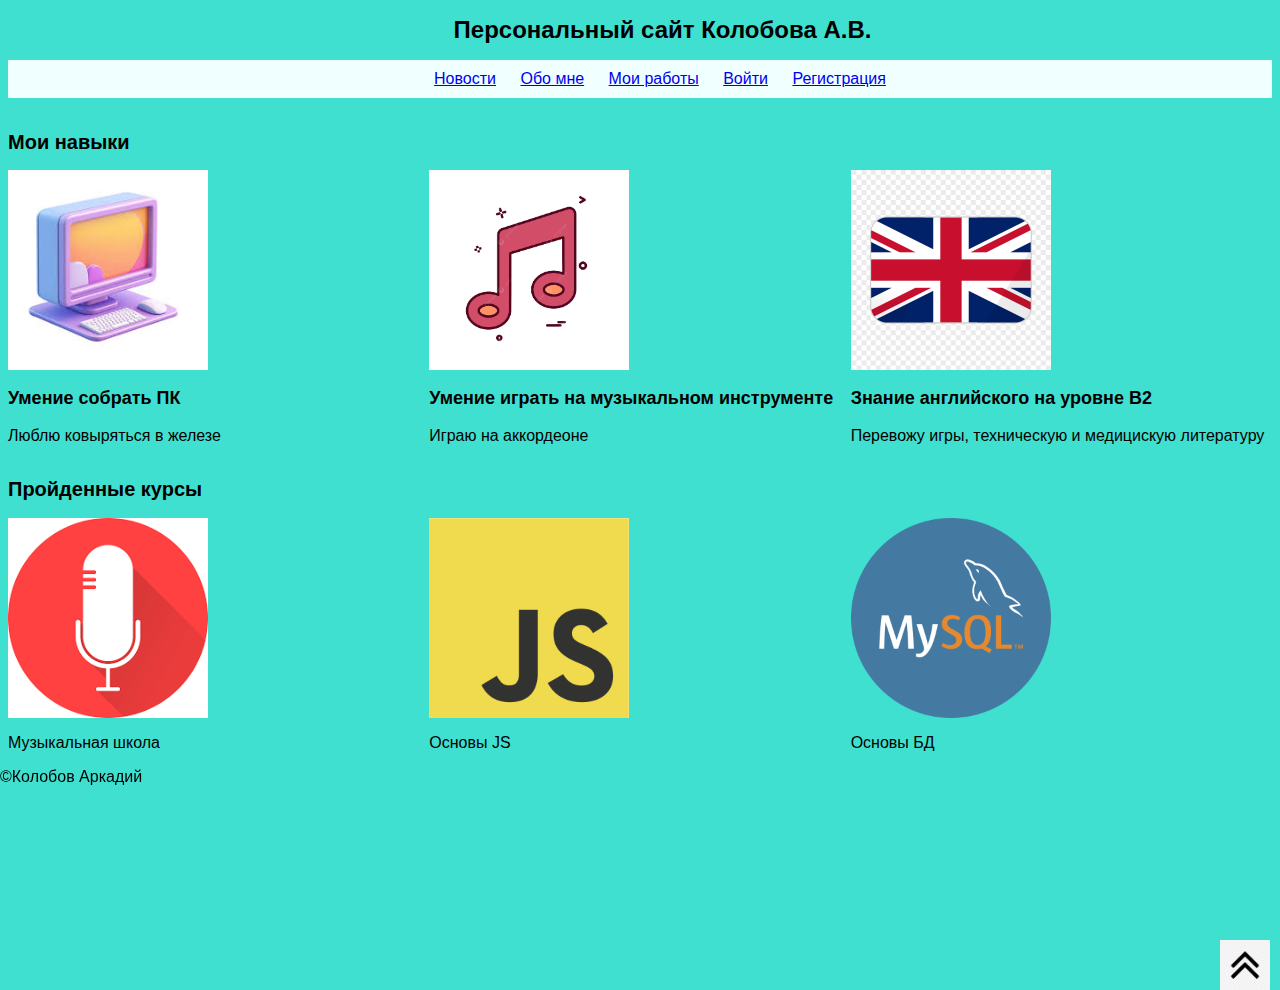
<file: index.html>
<!DOCTYPE html>
<html lang="en">
  <head>
    <meta charset="UTF-8">
    <meta name="viewport" content="width=device-width, initial-scale=1.0">
    <link rel="stylesheet" href="styles/style.css">
    <title>Колобов: главная</title>
  </head>
  
  <body>

    <header>
        
      <h1>Персональный сайт Колобова А.В.</h1>

      <nav>

        <ul>
          <li><a href="pages/news.html">Новости</a></li>
          <li><a href="pages/personal.html">Обо мне</a></li>
          <li><a href="pages/works/work.html">Мои работы</a></li>
          <li><a href="pages/login.html">Войти</a></li>
          <li><a href="pages/register.html">Регистрация</a></li>
        </ul>

      </nav>

    </header>

    <div class="content-full">

      <main>

        <h2 name="top">Мои навыки</h2>

        <div class="section-article">

          <article>

            <div class="my skill-1"></div>
            <h3>Умение собрать ПК</h3>
            <p>Люблю ковыряться в железе</p>
            
          </article>

          <article>

            <div class="my skill-2"></div>
            <h3>Умение играть на музыкальном инструменте</h3>
            <p>Играю на аккордеоне</p>

          </article>

          <article>

            <div class="my skill-3"></div>
            <h3>Знание английского на уровне B2</h3>
            <p>Перевожу игры, техническую и медицискую литературу</p>

          </article>

        </div>

        <h2>Пройденные курсы</h2>
            
        <div class="section-article">

          <article>

            <div class="my course-1"></div>
            <p>Музыкальная школа</p>

          </article>

          <article>

            <div class="my course-2"></div>
            <p>Основы JS</p>

          </article>

          <article>

            <div class="my course-3"></div>
            <p>Основы БД</p>

          </article>

        </div>

        <a href="#top" class="top"></a>

      </main>

    </div>

    <footer>©Колобов Аркадий</footer>

  </body>

</html>
</file>
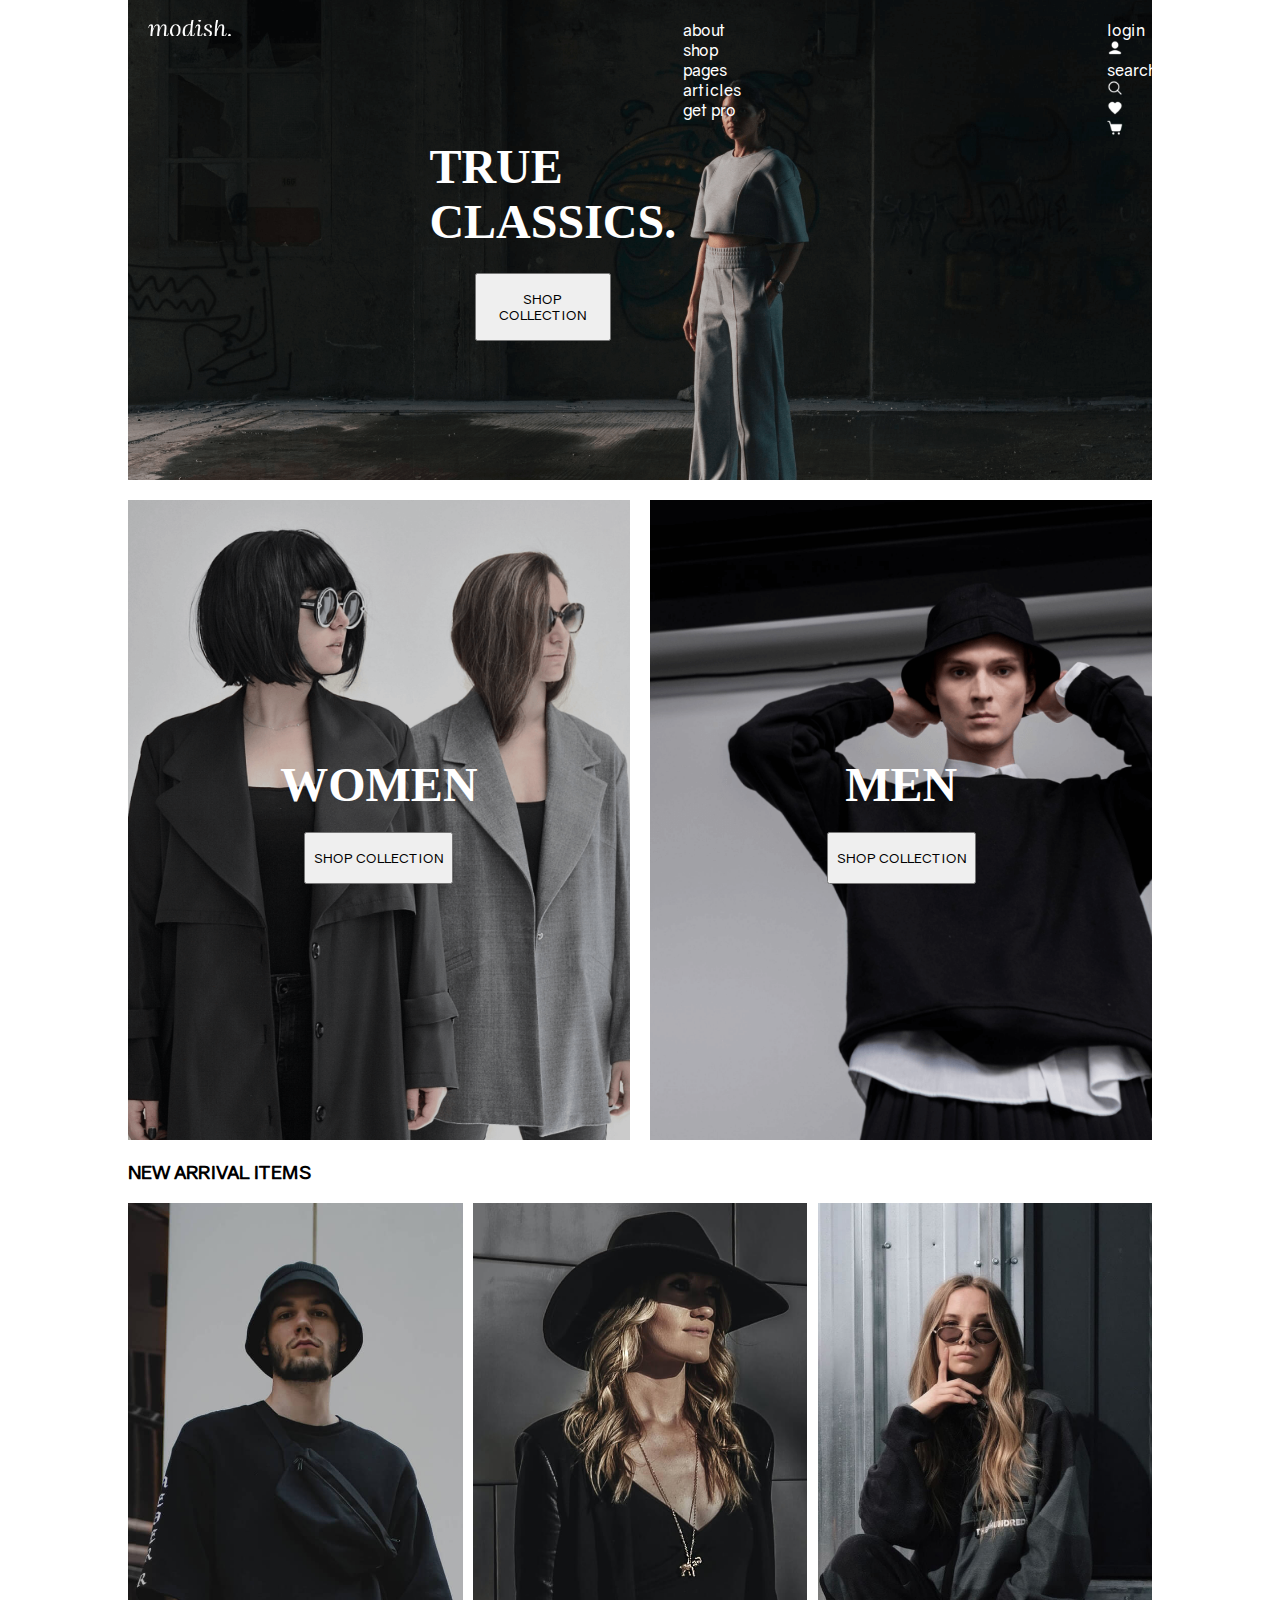
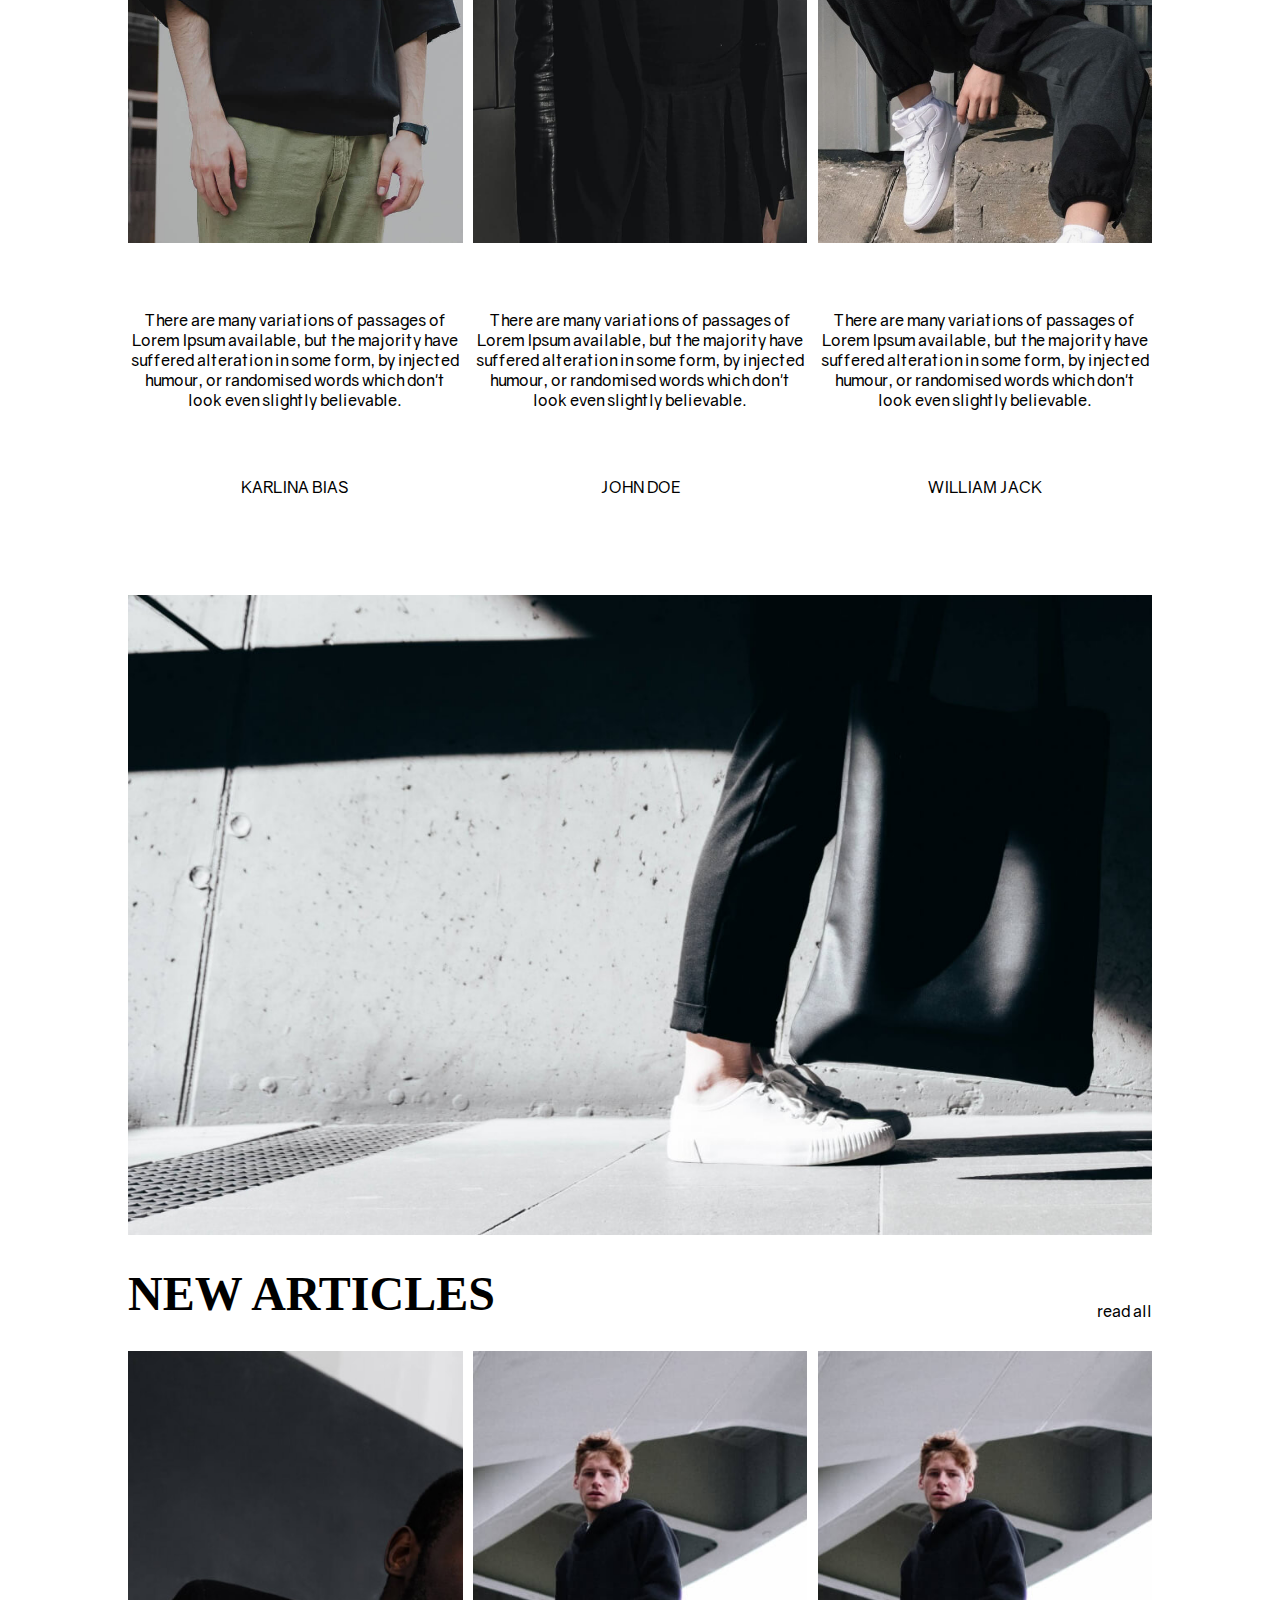
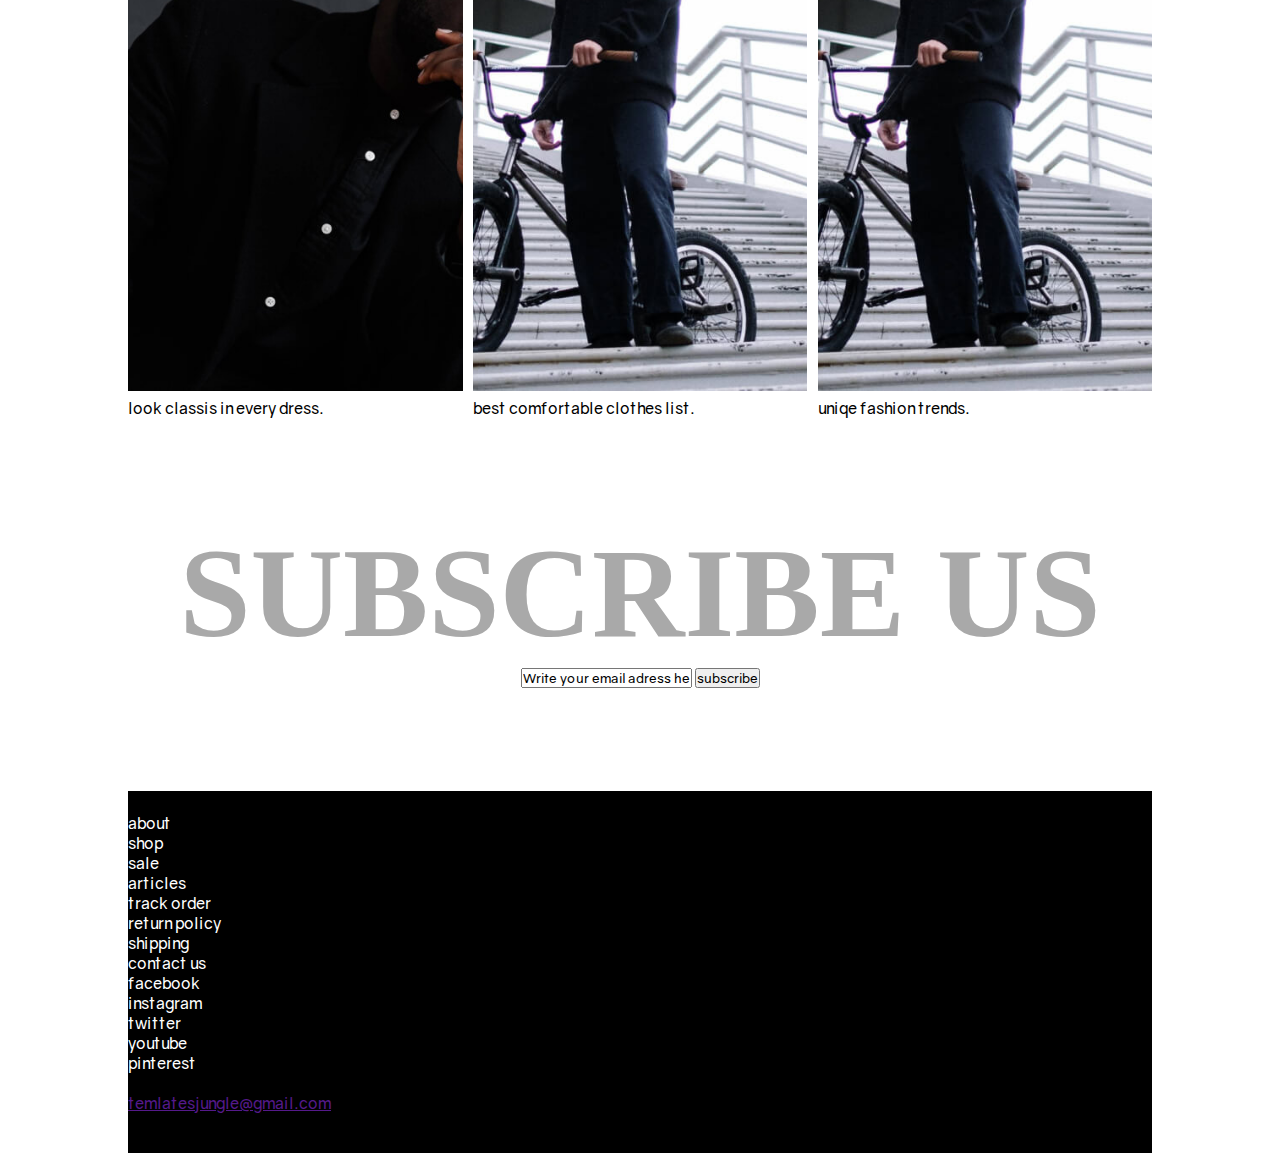
<file: pages/works/exam/index.html>
<!DOCTYPE html>
<html lang="en">
    <head>
        <meta charset="UTF-8">
        <meta name="viewport" content="width=device-width, initial-scale=1.0">
        <title>Document</title>
        <link rel="stylesheet" href="style.css">
    </head>
    <body>
        <header>
            <div class="logo"></div>
            <div class="headline">
                <div class="menu-1">
                    <nav>
                        <ul>
                            <li><a href="">about</a></li>
                            <li><a href="">shop</a></li>
                            <li><a href="">pages</a></li>
                            <li><a href="">articles</a></li>
                            <li><a href="">get pro</a></li>
                            </ul>
                        </nav>
                    </div>

                <div class="menu-2">
                    <nav>
                        <ul>
                            <li><a href="">login<img src="images/icons/User Male.svg" alt=""></a></li>
                            <li><a href="">search<img src="images/icons/Search.svg" alt=""></a></li>
                            <li><a href=""><img src="images/icons/Love.svg" alt=""></a></li>
                            <li><a href=""><img src="images/icons/Shopping Cart.svg" alt=""></a></li>
                        </ul>
                    </nav>
                </div>
            </div>
            <div class="headline-2">
                <h1>true classics.</h1>
                <button>shop collection</button>
            </div>
        </header>
        <main>
            <section class="block-1">
                <article>
                    <div class="cover-1">
                        <h1>women</h1>
                        <button>shop collection</button>
                    </div>
                </article>
                <article>
                    <div class="cover-2">
                        <h1>men</h1>
                        <button>shop collection</button>
                    </div>
                </article>
            </section>
            <h3>new arrival items</h3>
            <section class="block-2">
                <article>
                    <div class="prod one"></div>
                </article>
                <article>
                    <div class="prod two"></div>
                </article>
                <article>
                    <div class="prod three"></div>
                </article>
            </section>
            <section class="block-3">
                <article>
                    <div>
                        <p>There are many variations of passages of Lorem Ipsum available, but the majority have suffered alteration in some form, by injected humour, or randomised words which don't look even slightly believable.</p>
                        <p>karlina bias</p>
                    </div>
                </article>
                <article>
                    <div>
                        <p>There are many variations of passages of Lorem Ipsum available, but the majority have suffered alteration in some form, by injected humour, or randomised words which don't look even slightly believable.</p>
                        <p>john doe</p>
                    </div>
                </article>
                <article>
                    <div>
                        <p>There are many variations of passages of Lorem Ipsum available, but the majority have suffered alteration in some form, by injected humour, or randomised words which don't look even slightly believable.</p>
                        <p>william jack</p>
                    </div>
                </article>
            </section>
            <section>
                <article>
                    <div class="video"></div>
                </article>
            </section>
            <div class="headline-3">
                <h2>new articles</h2>
                <p>read all</p>
            </div>
            <section class="block-4">
                <article>
                    <div class="new cloth-1"></div>
                    <p>look classis in every dress.</p>
                </article>
                <article>
                    <div class="new cloth-2"></div>
                    <p>best comfortable clothes list.</p>
                </article>
                <article>
                    <div class="new cloth-2"></div>
                    <p>uniqe fashion trends.</p>
                </article>
            </section>
            <section class="block-5">
                <article>
                    <h1>subscribe us</h1>
                    <form action="">
                        <input type="text" value="Write your email adress here...">
                        <input type="button" value="subscribe">
                    </form>
                </article>
            </section>
        </main>
        <footer>
            <h3>modish</h3>
            <nav>
                <ul>
                    <li><a href="">about</a></li>
                    <li><a href="">shop</a></li>
                    <li><a href="">sale</a></li>
                    <li><a href="">articles</a></li>
                </ul>
            </nav>
            <nav>
                <ul>
                    <li><a href="">track order</a></li>
                    <li><a href="">return policy</a></li>
                    <li><a href="">shipping</a></li>
                    <li><a href="">contact us</a></li>
                </ul>
            </nav>
            <nav>
                <ul>
                    <li><a href="">facebook</a></li>
                    <li><a href="">instagram</a></li>
                    <li><a href="">twitter</a></li>
                    <li><a href="">youtube</a></li>
                    <li><a href="">pinterest</a></li>
                </ul>
            </nav>
            <div class="info">
                <p>Do you have any queries?</p>
                <p><a href="">temlatesjungle@gmail.com</a></p>
                <p>If you need support? Give us a call.</p>
                <p>+12 23 34 456 678</p>
            </div>
        </footer>
    </body>
</html>
</file>
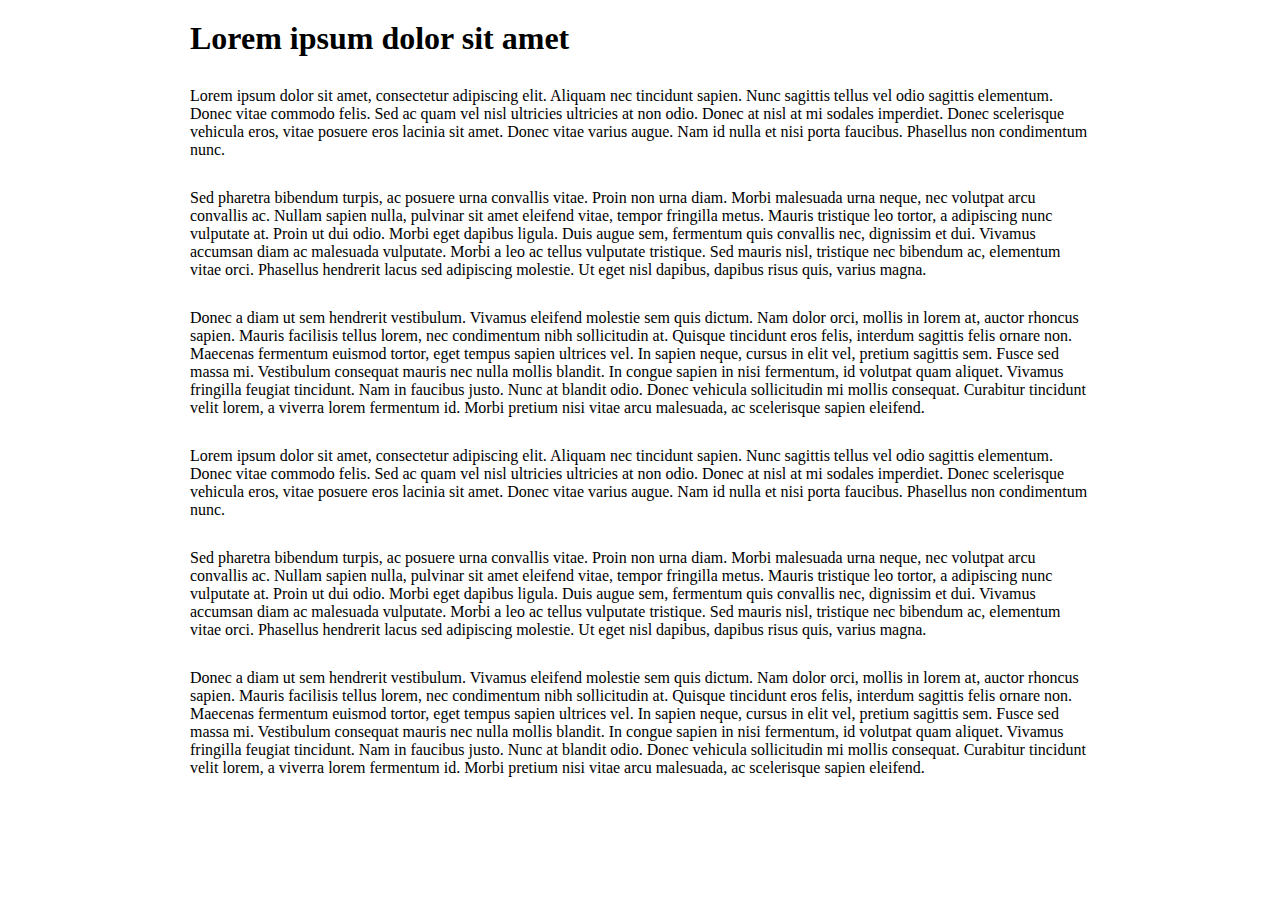
<file: pages/works/pr12/step1/index.html>
<!DOCTYPE html>
<html>
<head>
    <meta charset="utf-8" />
    <meta name="viewport" content="width=device-width, initial-scale=1.0">
    <link rel="stylesheet" type="text/css" href="style.css" />
    <link rel="stylesheet" media="only screen and (max-width: 800px)" href="800.css">    
    <title>Untitled Document</title>
</head>

<body>
	<div class="content">
        <h1>Lorem ipsum dolor sit amet</h1>
        <p>Lorem ipsum dolor sit amet, consectetur adipiscing elit. Aliquam nec tincidunt sapien. Nunc sagittis tellus vel odio sagittis elementum. Donec vitae commodo felis. Sed ac quam vel nisl ultricies ultricies at non odio. Donec at nisl at mi sodales imperdiet. Donec scelerisque vehicula eros, vitae posuere eros lacinia sit amet. Donec vitae varius augue. Nam id nulla et nisi porta faucibus. Phasellus non condimentum nunc.</p>
        <p>Sed pharetra bibendum turpis, ac posuere urna convallis vitae. Proin non urna diam. Morbi malesuada urna neque, nec volutpat arcu convallis ac. Nullam sapien nulla, pulvinar sit amet eleifend vitae, tempor fringilla metus. Mauris tristique leo tortor, a adipiscing nunc vulputate at. Proin ut dui odio. Morbi eget dapibus ligula. Duis augue sem, fermentum quis convallis nec, dignissim et dui. Vivamus accumsan diam ac malesuada vulputate. Morbi a leo ac tellus vulputate tristique. Sed mauris nisl, tristique nec bibendum ac, elementum vitae orci. Phasellus hendrerit lacus sed adipiscing molestie. Ut eget nisl dapibus, dapibus risus quis, varius magna.</p>
        <p>Donec a diam ut sem hendrerit vestibulum. Vivamus eleifend molestie sem quis dictum. Nam dolor orci, mollis in lorem at, auctor rhoncus sapien. Mauris facilisis tellus lorem, nec condimentum nibh sollicitudin at. Quisque tincidunt eros felis, interdum sagittis felis ornare non. Maecenas fermentum euismod tortor, eget tempus sapien ultrices vel. In sapien neque, cursus in elit vel, pretium sagittis sem. Fusce sed massa mi. Vestibulum consequat mauris nec nulla mollis blandit. In congue sapien in nisi fermentum, id volutpat quam aliquet. Vivamus fringilla feugiat tincidunt. Nam in faucibus justo. Nunc at blandit odio. Donec vehicula sollicitudin mi mollis consequat. Curabitur tincidunt velit lorem, a viverra lorem fermentum id. Morbi pretium nisi vitae arcu malesuada, ac scelerisque sapien eleifend.</p>     
        <p>Lorem ipsum dolor sit amet, consectetur adipiscing elit. Aliquam nec tincidunt sapien. Nunc sagittis tellus vel odio sagittis elementum. Donec vitae commodo felis. Sed ac quam vel nisl ultricies ultricies at non odio. Donec at nisl at mi sodales imperdiet. Donec scelerisque vehicula eros, vitae posuere eros lacinia sit amet. Donec vitae varius augue. Nam id nulla et nisi porta faucibus. Phasellus non condimentum nunc.</p>
        <p>Sed pharetra bibendum turpis, ac posuere urna convallis vitae. Proin non urna diam. Morbi malesuada urna neque, nec volutpat arcu convallis ac. Nullam sapien nulla, pulvinar sit amet eleifend vitae, tempor fringilla metus. Mauris tristique leo tortor, a adipiscing nunc vulputate at. Proin ut dui odio. Morbi eget dapibus ligula. Duis augue sem, fermentum quis convallis nec, dignissim et dui. Vivamus accumsan diam ac malesuada vulputate. Morbi a leo ac tellus vulputate tristique. Sed mauris nisl, tristique nec bibendum ac, elementum vitae orci. Phasellus hendrerit lacus sed adipiscing molestie. Ut eget nisl dapibus, dapibus risus quis, varius magna.</p>
        <p>Donec a diam ut sem hendrerit vestibulum. Vivamus eleifend molestie sem quis dictum. Nam dolor orci, mollis in lorem at, auctor rhoncus sapien. Mauris facilisis tellus lorem, nec condimentum nibh sollicitudin at. Quisque tincidunt eros felis, interdum sagittis felis ornare non. Maecenas fermentum euismod tortor, eget tempus sapien ultrices vel. In sapien neque, cursus in elit vel, pretium sagittis sem. Fusce sed massa mi. Vestibulum consequat mauris nec nulla mollis blandit. In congue sapien in nisi fermentum, id volutpat quam aliquet. Vivamus fringilla feugiat tincidunt. Nam in faucibus justo. Nunc at blandit odio. Donec vehicula sollicitudin mi mollis consequat. Curabitur tincidunt velit lorem, a viverra lorem fermentum id. Morbi pretium nisi vitae arcu malesuada, ac scelerisque sapien eleifend.</p>    
    </div>
</body>
</html>
</file>
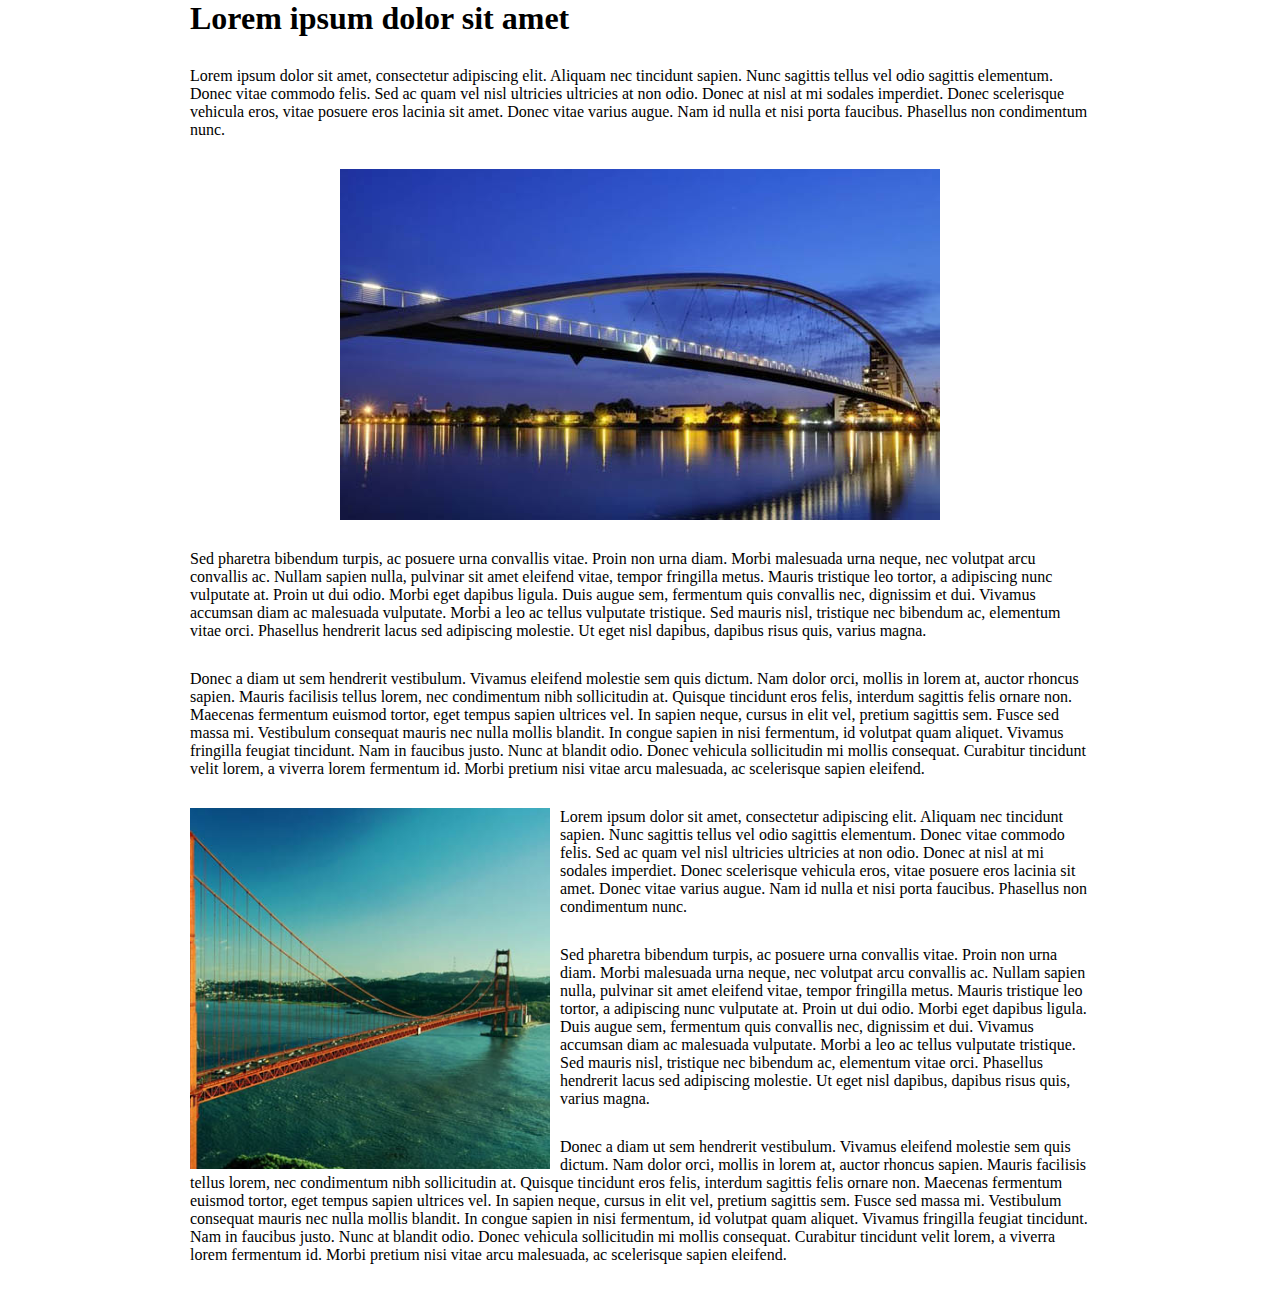
<file: pages/works/pr12/step2/index.html>
<!DOCTYPE html>
<html>
    <head>
        <meta charset="utf-8" />
        <meta name="viewport" content="width=device-width, initial-scale=1.0">
        <link rel="stylesheet" type="text/css" href="style.css" />
        <title>Untitled Document</title>
    </head>

    <body>
	    <div class="content">
            <h1>Lorem ipsum dolor sit amet</h1>
            <p>Lorem ipsum dolor sit amet, consectetur adipiscing elit. Aliquam nec tincidunt sapien. Nunc sagittis tellus vel odio sagittis elementum. Donec vitae commodo felis. Sed ac quam vel nisl ultricies ultricies at non odio. Donec at nisl at mi sodales imperdiet. Donec scelerisque vehicula eros, vitae posuere eros lacinia sit amet. Donec vitae varius augue. Nam id nulla et nisi porta faucibus. Phasellus non condimentum nunc.</p>

            <img src="img/bridge2.jpg" alt="" class="bridge-night" />

            <p>Sed pharetra bibendum turpis, ac posuere urna convallis vitae. Proin non urna diam. Morbi malesuada urna neque, nec volutpat arcu convallis ac. Nullam sapien nulla, pulvinar sit amet eleifend vitae, tempor fringilla metus. Mauris tristique leo tortor, a adipiscing nunc vulputate at. Proin ut dui odio. Morbi eget dapibus ligula. Duis augue sem, fermentum quis convallis nec, dignissim et dui. Vivamus accumsan diam ac malesuada vulputate. Morbi a leo ac tellus vulputate tristique. Sed mauris nisl, tristique nec bibendum ac, elementum vitae orci. Phasellus hendrerit lacus sed adipiscing molestie. Ut eget nisl dapibus, dapibus risus quis, varius magna.</p>

            <p>Donec a diam ut sem hendrerit vestibulum. Vivamus eleifend molestie sem quis dictum. Nam dolor orci, mollis in lorem at, auctor rhoncus sapien. Mauris facilisis tellus lorem, nec condimentum nibh sollicitudin at. Quisque tincidunt eros felis, interdum sagittis felis ornare non. Maecenas fermentum euismod tortor, eget tempus sapien ultrices vel. In sapien neque, cursus in elit vel, pretium sagittis sem. Fusce sed massa mi. Vestibulum consequat mauris nec nulla mollis blandit. In congue sapien in nisi fermentum, id volutpat quam aliquet. Vivamus fringilla feugiat tincidunt. Nam in faucibus justo. Nunc at blandit odio. Donec vehicula sollicitudin mi mollis consequat. Curabitur tincidunt velit lorem, a viverra lorem fermentum id. Morbi pretium nisi vitae arcu malesuada, ac scelerisque sapien eleifend.</p>     

            <img src="img/bridge.jpg" alt="" class="bridge-day" />

            <p>Lorem ipsum dolor sit amet, consectetur adipiscing elit. Aliquam nec tincidunt sapien. Nunc sagittis tellus vel odio sagittis elementum. Donec vitae commodo felis. Sed ac quam vel nisl ultricies ultricies at non odio. Donec at nisl at mi sodales imperdiet. Donec scelerisque vehicula eros, vitae posuere eros lacinia sit amet. Donec vitae varius augue. Nam id nulla et nisi porta faucibus. Phasellus non condimentum nunc.</p>

            <p>Sed pharetra bibendum turpis, ac posuere urna convallis vitae. Proin non urna diam. Morbi malesuada urna neque, nec volutpat arcu convallis ac. Nullam sapien nulla, pulvinar sit amet eleifend vitae, tempor fringilla metus. Mauris tristique leo tortor, a adipiscing nunc vulputate at. Proin ut dui odio. Morbi eget dapibus ligula. Duis augue sem, fermentum quis convallis nec, dignissim et dui. Vivamus accumsan diam ac malesuada vulputate. Morbi a leo ac tellus vulputate tristique. Sed mauris nisl, tristique nec bibendum ac, elementum vitae orci. Phasellus hendrerit lacus sed adipiscing molestie. Ut eget nisl dapibus, dapibus risus quis, varius magna.</p>

            <p>Donec a diam ut sem hendrerit vestibulum. Vivamus eleifend molestie sem quis dictum. Nam dolor orci, mollis in lorem at, auctor rhoncus sapien. Mauris facilisis tellus lorem, nec condimentum nibh sollicitudin at. Quisque tincidunt eros felis, interdum sagittis felis ornare non. Maecenas fermentum euismod tortor, eget tempus sapien ultrices vel. In sapien neque, cursus in elit vel, pretium sagittis sem. Fusce sed massa mi. Vestibulum consequat mauris nec nulla mollis blandit. In congue sapien in nisi fermentum, id volutpat quam aliquet. Vivamus fringilla feugiat tincidunt. Nam in faucibus justo. Nunc at blandit odio. Donec vehicula sollicitudin mi mollis consequat. Curabitur tincidunt velit lorem, a viverra lorem fermentum id. Morbi pretium nisi vitae arcu malesuada, ac scelerisque sapien eleifend.</p>    
        </div>
    </body>
</html>
</file>
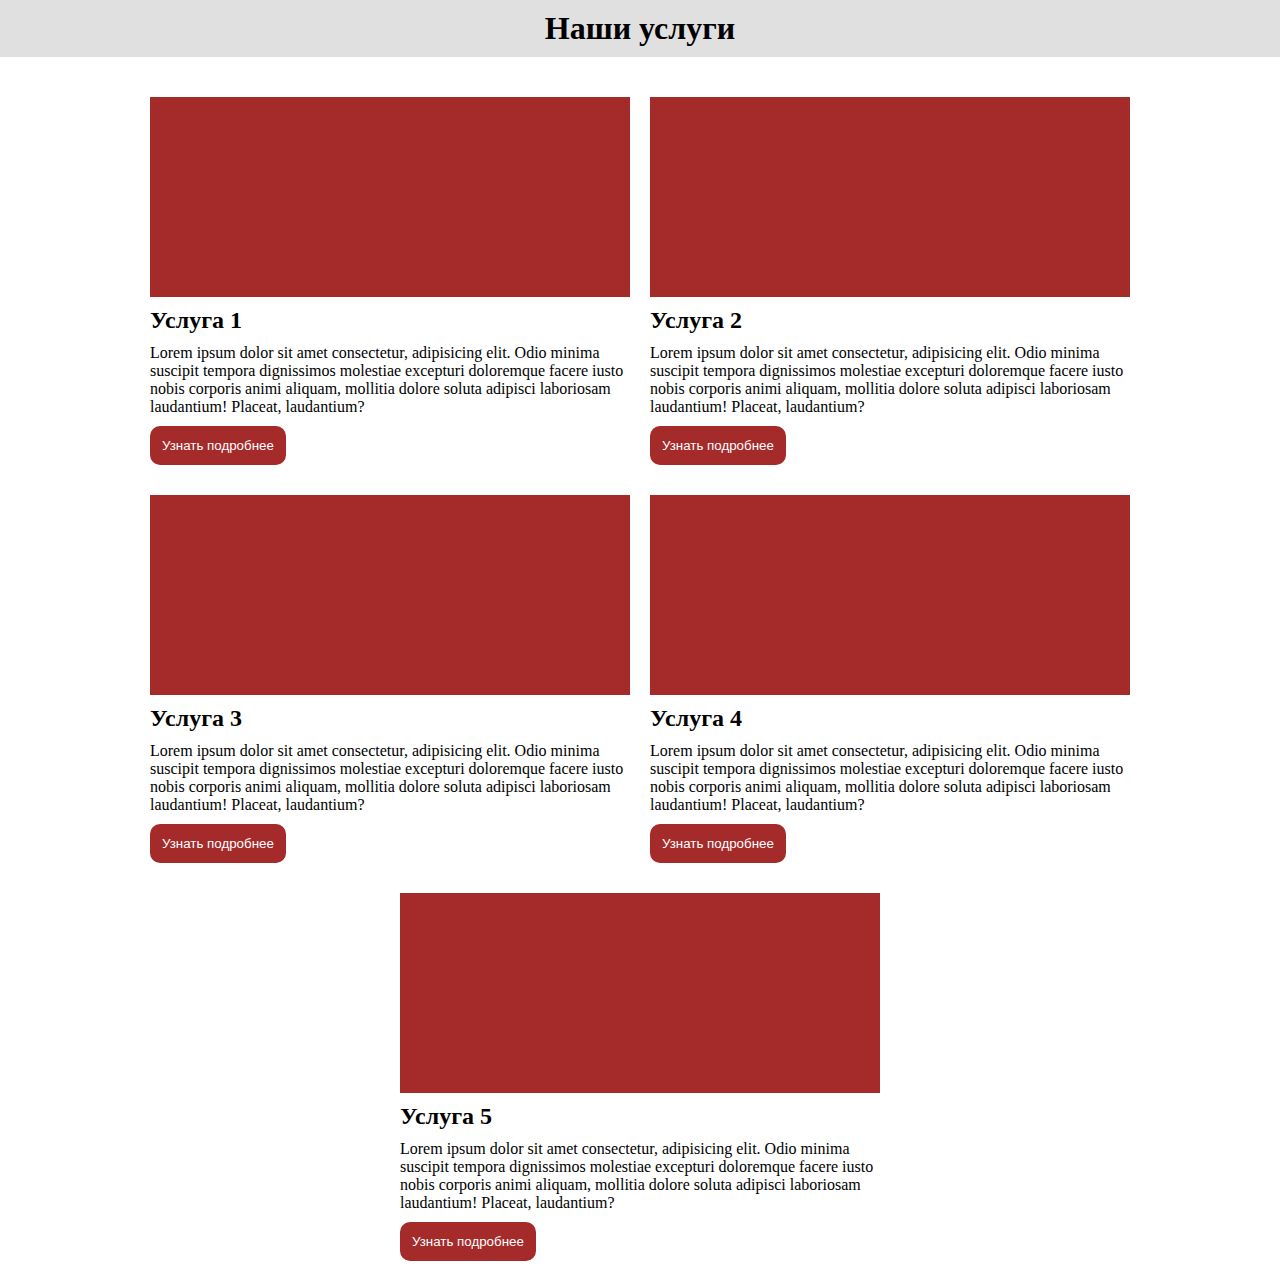
<file: pages/works/pr12/step3/index.html>
<!DOCTYPE html>
<html lang="ru">
<head>
    <meta charset="UTF-8">
    <meta http-equiv="X-UA-Compatible" content="IE=edge">
    <meta name="viewport" content="width=device-width, initial-scale=1.0">
    <title>Флексбоксы</title>
    <link rel="stylesheet" href="style.css">
</head>
<body>
    <header>
        <h2>Наши услуги</h2>
    </header>
    <main>
        <section>
            <article>
                <div class="img"></div>
                <h3>Услуга 1</h3>
                <p>Lorem ipsum dolor sit amet consectetur, adipisicing elit. Odio minima suscipit tempora dignissimos molestiae excepturi doloremque facere iusto nobis corporis animi aliquam, mollitia dolore soluta adipisci laboriosam laudantium! Placeat, laudantium?</p>
                <button type="submit">Узнать подробнее</button>
            </article>
            <article>
                <div class="img"></div>
                <h3>Услуга 2</h3>
                <p>Lorem ipsum dolor sit amet consectetur, adipisicing elit. Odio minima suscipit tempora dignissimos molestiae excepturi doloremque facere iusto nobis corporis animi aliquam, mollitia dolore soluta adipisci laboriosam laudantium! Placeat, laudantium?</p>
                <button type="submit">Узнать подробнее</button>
            </article>
            <article>
                <div class="img"></div>
                <h3>Услуга 3</h3>
                <p>Lorem ipsum dolor sit amet consectetur, adipisicing elit. Odio minima suscipit tempora dignissimos molestiae excepturi doloremque facere iusto nobis corporis animi aliquam, mollitia dolore soluta adipisci laboriosam laudantium! Placeat, laudantium?</p>
                <button type="submit">Узнать подробнее</button>
            </article>
            <article>
                <div class="img"></div>
                <h3>Услуга 4</h3>
                <p>Lorem ipsum dolor sit amet consectetur, adipisicing elit. Odio minima suscipit tempora dignissimos molestiae excepturi doloremque facere iusto nobis corporis animi aliquam, mollitia dolore soluta adipisci laboriosam laudantium! Placeat, laudantium?</p>
                <button type="submit">Узнать подробнее</button>
            </article>
            <article>
                <div class="img"></div>
                <h3>Услуга 5</h3>
                <p>Lorem ipsum dolor sit amet consectetur, adipisicing elit. Odio minima suscipit tempora dignissimos molestiae excepturi doloremque facere iusto nobis corporis animi aliquam, mollitia dolore soluta adipisci laboriosam laudantium! Placeat, laudantium?</p>
                <button type="submit">Узнать подробнее</button>
            </article>
        </section>
    </main>
</body>
</html>
</file>
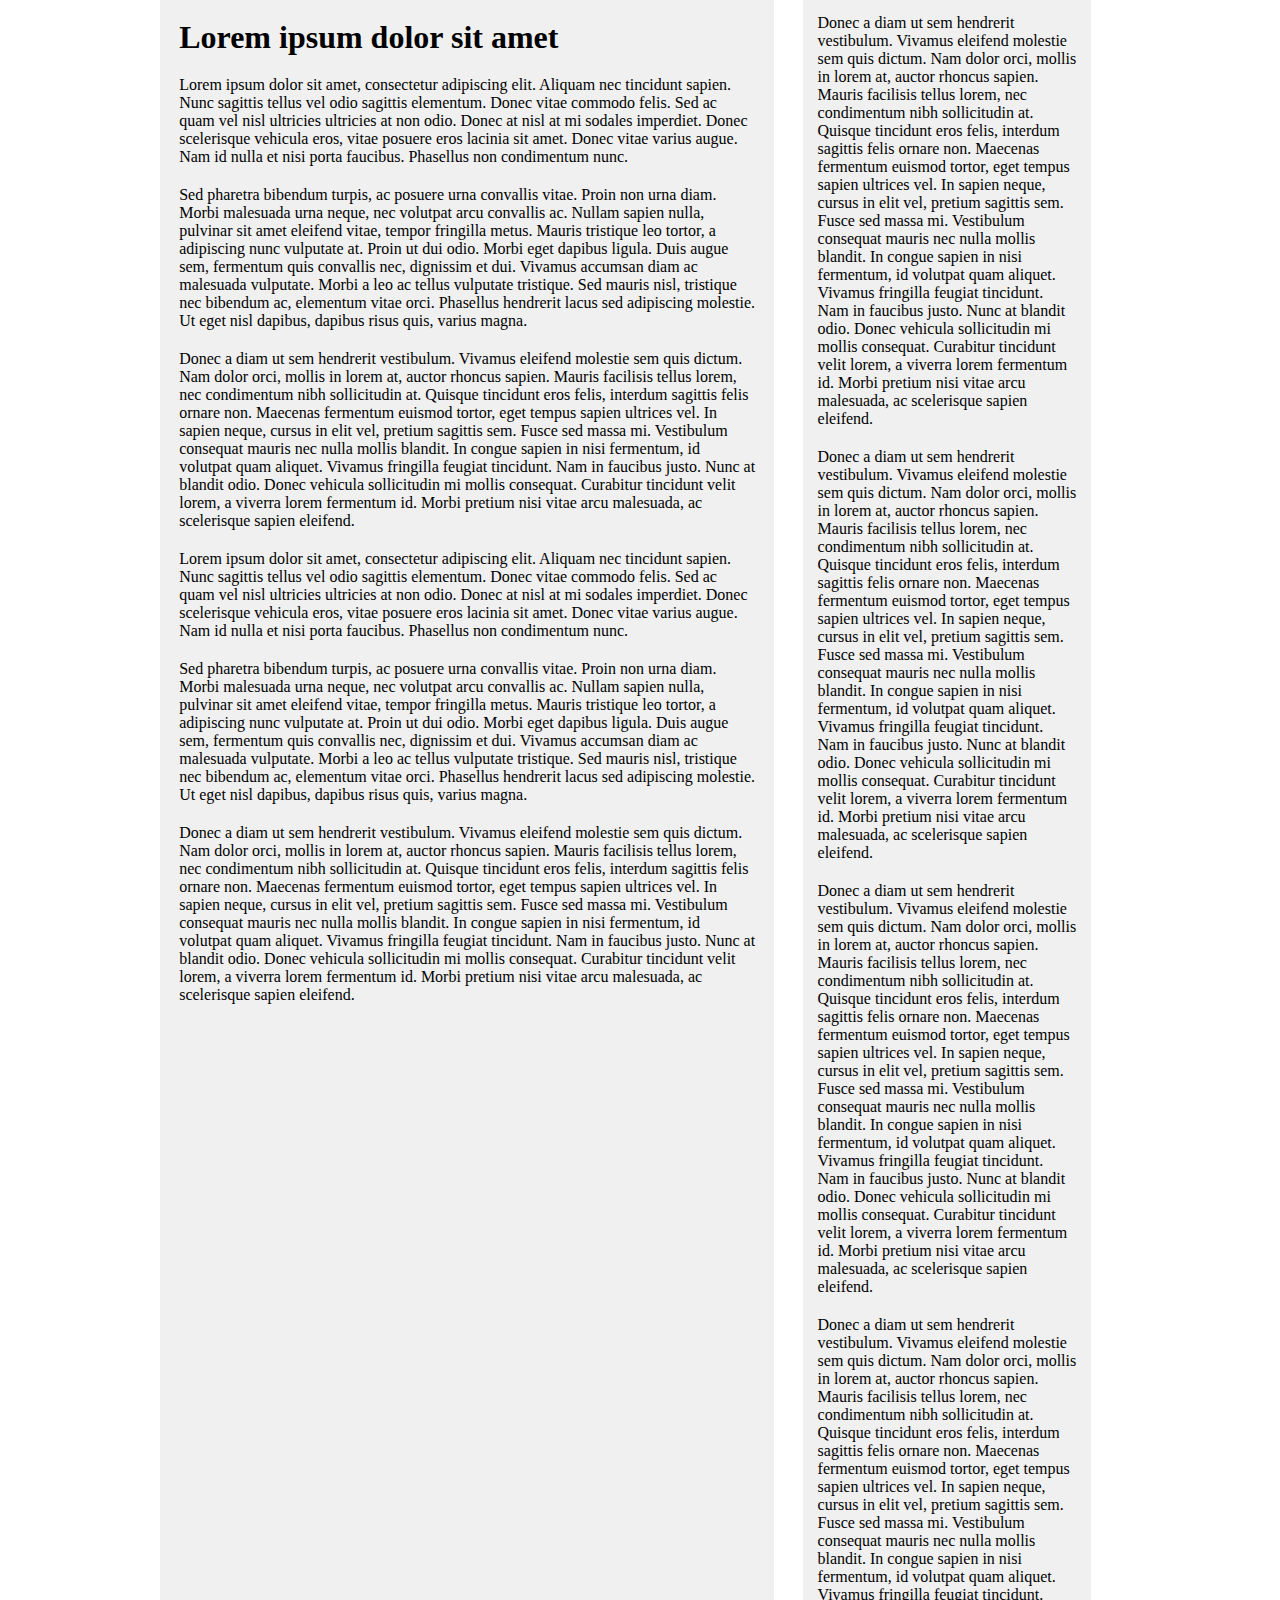
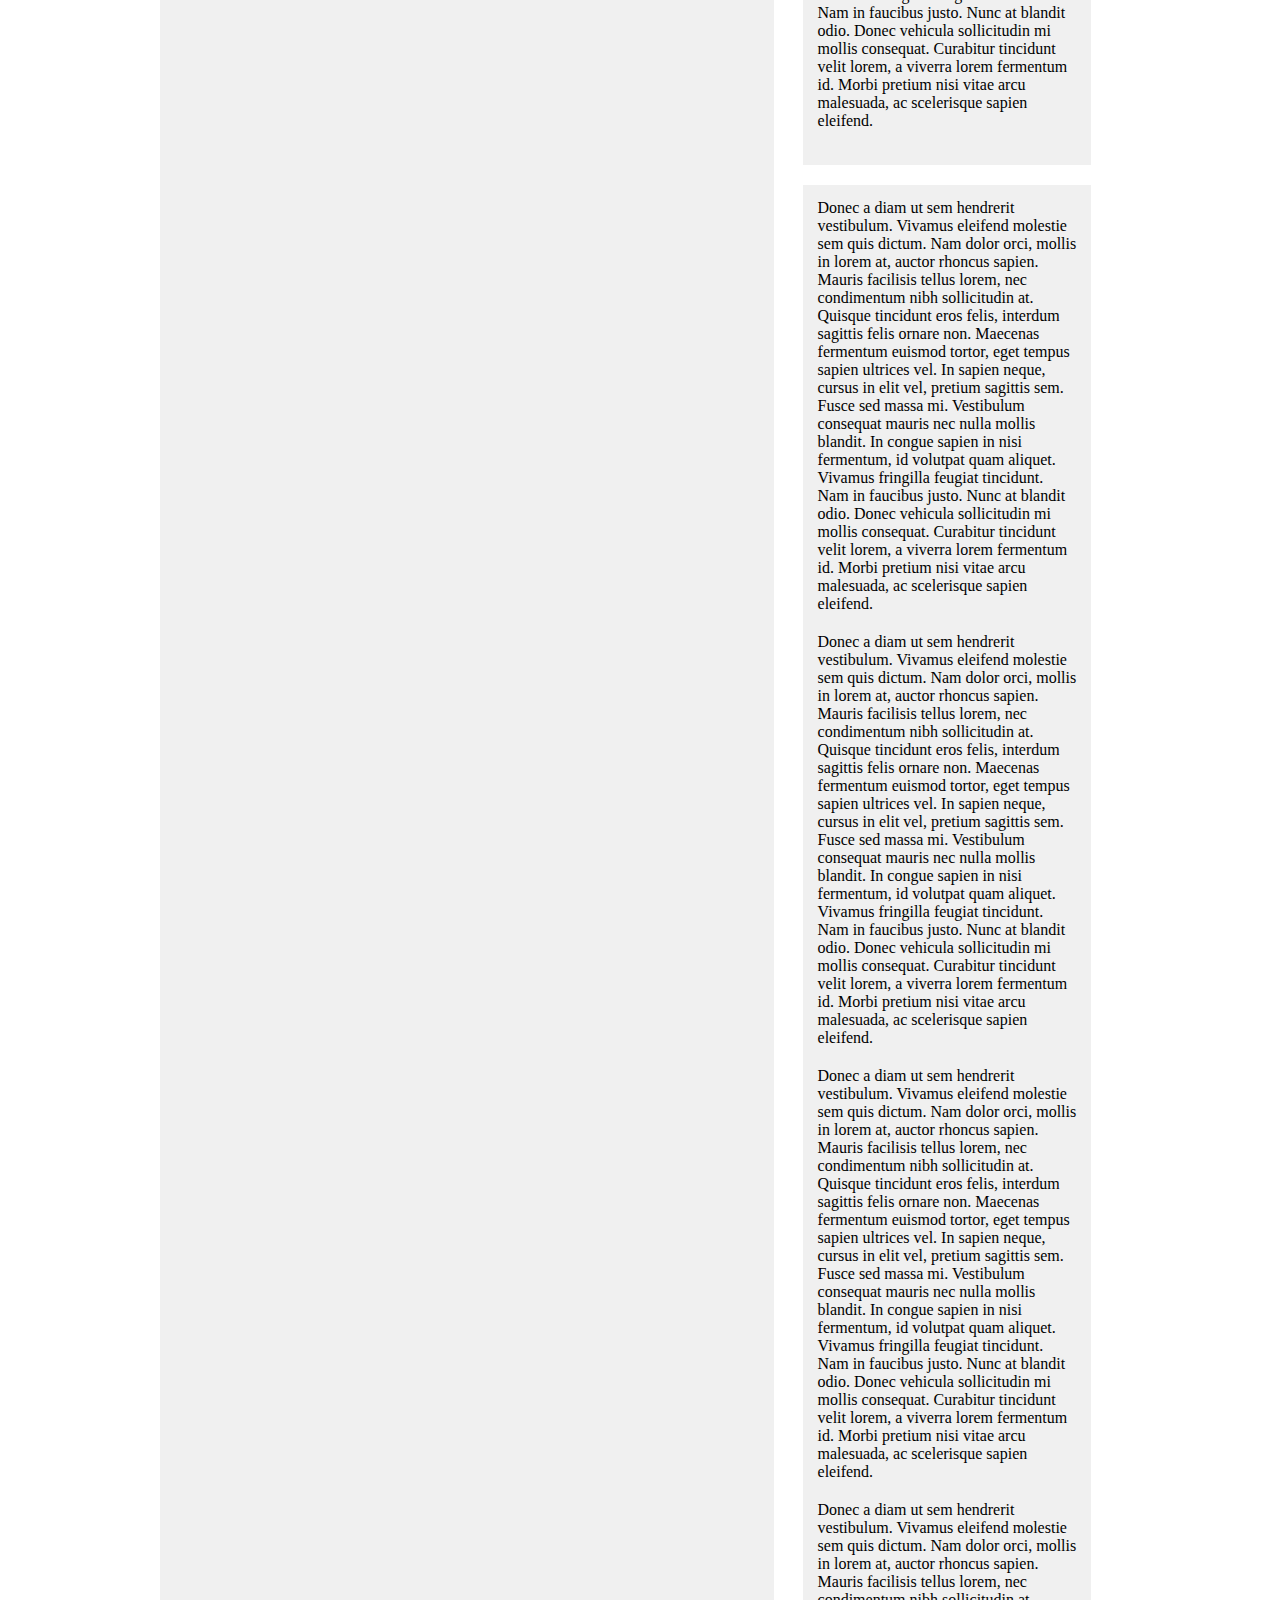
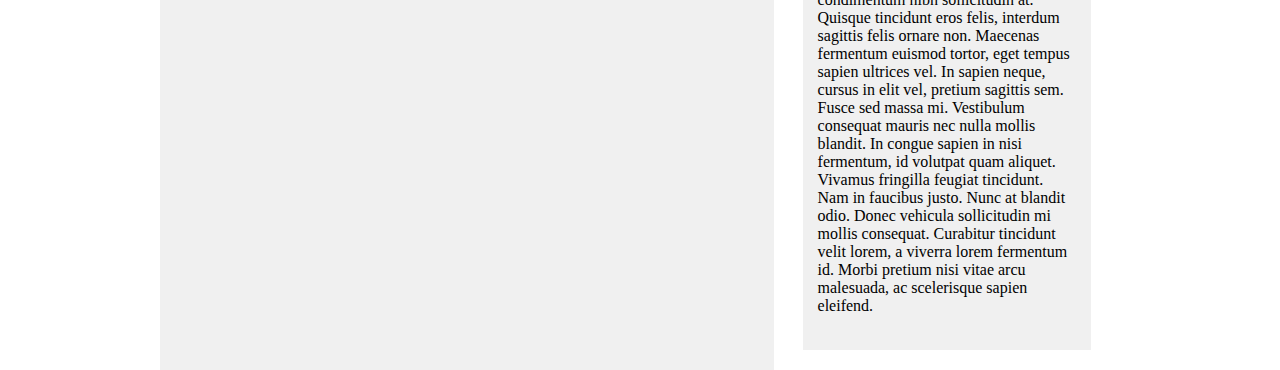
<file: pages/works/pr12/step4/index.html>
<!DOCTYPE html>
<html lang="ru">
    <head>
        <meta charset="UTF-8">
        <meta http-equiv="X-UA-Compatible" content="IE=edge">
        <meta name="viewport" content="width=device-width, initial-scale=1.0">
        <link rel="stylesheet" href="style.css">
        <title>Простой сайт</title>
    </head>

    <body>

        <main>
            <div class="content">
                <h1>Lorem ipsum dolor sit amet</h1>
                <p>Lorem ipsum dolor sit amet, consectetur adipiscing elit. Aliquam nec tincidunt sapien. Nunc sagittis tellus vel odio sagittis elementum. Donec vitae commodo felis. Sed ac quam vel nisl ultricies ultricies at non odio. Donec at nisl at mi sodales imperdiet. Donec scelerisque vehicula eros, vitae posuere eros lacinia sit amet. Donec vitae varius augue. Nam id nulla et nisi porta faucibus. Phasellus non condimentum nunc.</p>
                <p>Sed pharetra bibendum turpis, ac posuere urna convallis vitae. Proin non urna diam. Morbi malesuada urna neque, nec volutpat arcu convallis ac. Nullam sapien nulla, pulvinar sit amet eleifend vitae, tempor fringilla metus. Mauris tristique leo tortor, a adipiscing nunc vulputate at. Proin ut dui odio. Morbi eget dapibus ligula. Duis augue sem, fermentum quis convallis nec, dignissim et dui. Vivamus accumsan diam ac malesuada vulputate. Morbi a leo ac tellus vulputate tristique. Sed mauris nisl, tristique nec bibendum ac, elementum vitae orci. Phasellus hendrerit lacus sed adipiscing molestie. Ut eget nisl dapibus, dapibus risus quis, varius magna.</p>
                <p>Donec a diam ut sem hendrerit vestibulum. Vivamus eleifend molestie sem quis dictum. Nam dolor orci, mollis in lorem at, auctor rhoncus sapien. Mauris facilisis tellus lorem, nec condimentum nibh sollicitudin at. Quisque tincidunt eros felis, interdum sagittis felis ornare non. Maecenas fermentum euismod tortor, eget tempus sapien ultrices vel. In sapien neque, cursus in elit vel, pretium sagittis sem. Fusce sed massa mi. Vestibulum consequat mauris nec nulla mollis blandit. In congue sapien in nisi fermentum, id volutpat quam aliquet. Vivamus fringilla feugiat tincidunt. Nam in faucibus justo. Nunc at blandit odio. Donec vehicula sollicitudin mi mollis consequat. Curabitur tincidunt velit lorem, a viverra lorem fermentum id. Morbi pretium nisi vitae arcu malesuada, ac scelerisque sapien eleifend.</p>     
                <p>Lorem ipsum dolor sit amet, consectetur adipiscing elit. Aliquam nec tincidunt sapien. Nunc sagittis tellus vel odio sagittis elementum. Donec vitae commodo felis. Sed ac quam vel nisl ultricies ultricies at non odio. Donec at nisl at mi sodales imperdiet. Donec scelerisque vehicula eros, vitae posuere eros lacinia sit amet. Donec vitae varius augue. Nam id nulla et nisi porta faucibus. Phasellus non condimentum nunc.</p>
                <p>Sed pharetra bibendum turpis, ac posuere urna convallis vitae. Proin non urna diam. Morbi malesuada urna neque, nec volutpat arcu convallis ac. Nullam sapien nulla, pulvinar sit amet eleifend vitae, tempor fringilla metus. Mauris tristique leo tortor, a adipiscing nunc vulputate at. Proin ut dui odio. Morbi eget dapibus ligula. Duis augue sem, fermentum quis convallis nec, dignissim et dui. Vivamus accumsan diam ac malesuada vulputate. Morbi a leo ac tellus vulputate tristique. Sed mauris nisl, tristique nec bibendum ac, elementum vitae orci. Phasellus hendrerit lacus sed adipiscing molestie. Ut eget nisl dapibus, dapibus risus quis, varius magna.</p>
                <p>Donec a diam ut sem hendrerit vestibulum. Vivamus eleifend molestie sem quis dictum. Nam dolor orci, mollis in lorem at, auctor rhoncus sapien. Mauris facilisis tellus lorem, nec condimentum nibh sollicitudin at. Quisque tincidunt eros felis, interdum sagittis felis ornare non. Maecenas fermentum euismod tortor, eget tempus sapien ultrices vel. In sapien neque, cursus in elit vel, pretium sagittis sem. Fusce sed massa mi. Vestibulum consequat mauris nec nulla mollis blandit. In congue sapien in nisi fermentum, id volutpat quam aliquet. Vivamus fringilla feugiat tincidunt. Nam in faucibus justo. Nunc at blandit odio. Donec vehicula sollicitudin mi mollis consequat. Curabitur tincidunt velit lorem, a viverra lorem fermentum id. Morbi pretium nisi vitae arcu malesuada, ac scelerisque sapien eleifend.</p>
            </div>
            <aside>
                <div class="side-block">
                    <p>Donec a diam ut sem hendrerit vestibulum. Vivamus eleifend molestie sem quis dictum. Nam dolor orci, mollis in lorem at, auctor rhoncus sapien. Mauris facilisis tellus lorem, nec condimentum nibh sollicitudin at. Quisque tincidunt eros felis, interdum sagittis felis ornare non. Maecenas fermentum euismod tortor, eget tempus sapien ultrices vel. In sapien neque, cursus in elit vel, pretium sagittis sem. Fusce sed massa mi. Vestibulum consequat mauris nec nulla mollis blandit. In congue sapien in nisi fermentum, id volutpat quam aliquet. Vivamus fringilla feugiat tincidunt. Nam in faucibus justo. Nunc at blandit odio. Donec vehicula sollicitudin mi mollis consequat. Curabitur tincidunt velit lorem, a viverra lorem fermentum id. Morbi pretium nisi vitae arcu malesuada, ac scelerisque sapien eleifend.</p>
                    <p>Donec a diam ut sem hendrerit vestibulum. Vivamus eleifend molestie sem quis dictum. Nam dolor orci, mollis in lorem at, auctor rhoncus sapien. Mauris facilisis tellus lorem, nec condimentum nibh sollicitudin at. Quisque tincidunt eros felis, interdum sagittis felis ornare non. Maecenas fermentum euismod tortor, eget tempus sapien ultrices vel. In sapien neque, cursus in elit vel, pretium sagittis sem. Fusce sed massa mi. Vestibulum consequat mauris nec nulla mollis blandit. In congue sapien in nisi fermentum, id volutpat quam aliquet. Vivamus fringilla feugiat tincidunt. Nam in faucibus justo. Nunc at blandit odio. Donec vehicula sollicitudin mi mollis consequat. Curabitur tincidunt velit lorem, a viverra lorem fermentum id. Morbi pretium nisi vitae arcu malesuada, ac scelerisque sapien eleifend.</p>
                    <p>Donec a diam ut sem hendrerit vestibulum. Vivamus eleifend molestie sem quis dictum. Nam dolor orci, mollis in lorem at, auctor rhoncus sapien. Mauris facilisis tellus lorem, nec condimentum nibh sollicitudin at. Quisque tincidunt eros felis, interdum sagittis felis ornare non. Maecenas fermentum euismod tortor, eget tempus sapien ultrices vel. In sapien neque, cursus in elit vel, pretium sagittis sem. Fusce sed massa mi. Vestibulum consequat mauris nec nulla mollis blandit. In congue sapien in nisi fermentum, id volutpat quam aliquet. Vivamus fringilla feugiat tincidunt. Nam in faucibus justo. Nunc at blandit odio. Donec vehicula sollicitudin mi mollis consequat. Curabitur tincidunt velit lorem, a viverra lorem fermentum id. Morbi pretium nisi vitae arcu malesuada, ac scelerisque sapien eleifend.</p>
                    <p>Donec a diam ut sem hendrerit vestibulum. Vivamus eleifend molestie sem quis dictum. Nam dolor orci, mollis in lorem at, auctor rhoncus sapien. Mauris facilisis tellus lorem, nec condimentum nibh sollicitudin at. Quisque tincidunt eros felis, interdum sagittis felis ornare non. Maecenas fermentum euismod tortor, eget tempus sapien ultrices vel. In sapien neque, cursus in elit vel, pretium sagittis sem. Fusce sed massa mi. Vestibulum consequat mauris nec nulla mollis blandit. In congue sapien in nisi fermentum, id volutpat quam aliquet. Vivamus fringilla feugiat tincidunt. Nam in faucibus justo. Nunc at blandit odio. Donec vehicula sollicitudin mi mollis consequat. Curabitur tincidunt velit lorem, a viverra lorem fermentum id. Morbi pretium nisi vitae arcu malesuada, ac scelerisque sapien eleifend.</p>
                </div>
                <div class="side-block">
                    <p>Donec a diam ut sem hendrerit vestibulum. Vivamus eleifend molestie sem quis dictum. Nam dolor orci, mollis in lorem at, auctor rhoncus sapien. Mauris facilisis tellus lorem, nec condimentum nibh sollicitudin at. Quisque tincidunt eros felis, interdum sagittis felis ornare non. Maecenas fermentum euismod tortor, eget tempus sapien ultrices vel. In sapien neque, cursus in elit vel, pretium sagittis sem. Fusce sed massa mi. Vestibulum consequat mauris nec nulla mollis blandit. In congue sapien in nisi fermentum, id volutpat quam aliquet. Vivamus fringilla feugiat tincidunt. Nam in faucibus justo. Nunc at blandit odio. Donec vehicula sollicitudin mi mollis consequat. Curabitur tincidunt velit lorem, a viverra lorem fermentum id. Morbi pretium nisi vitae arcu malesuada, ac scelerisque sapien eleifend.</p>
                    <p>Donec a diam ut sem hendrerit vestibulum. Vivamus eleifend molestie sem quis dictum. Nam dolor orci, mollis in lorem at, auctor rhoncus sapien. Mauris facilisis tellus lorem, nec condimentum nibh sollicitudin at. Quisque tincidunt eros felis, interdum sagittis felis ornare non. Maecenas fermentum euismod tortor, eget tempus sapien ultrices vel. In sapien neque, cursus in elit vel, pretium sagittis sem. Fusce sed massa mi. Vestibulum consequat mauris nec nulla mollis blandit. In congue sapien in nisi fermentum, id volutpat quam aliquet. Vivamus fringilla feugiat tincidunt. Nam in faucibus justo. Nunc at blandit odio. Donec vehicula sollicitudin mi mollis consequat. Curabitur tincidunt velit lorem, a viverra lorem fermentum id. Morbi pretium nisi vitae arcu malesuada, ac scelerisque sapien eleifend.</p>
                    <p>Donec a diam ut sem hendrerit vestibulum. Vivamus eleifend molestie sem quis dictum. Nam dolor orci, mollis in lorem at, auctor rhoncus sapien. Mauris facilisis tellus lorem, nec condimentum nibh sollicitudin at. Quisque tincidunt eros felis, interdum sagittis felis ornare non. Maecenas fermentum euismod tortor, eget tempus sapien ultrices vel. In sapien neque, cursus in elit vel, pretium sagittis sem. Fusce sed massa mi. Vestibulum consequat mauris nec nulla mollis blandit. In congue sapien in nisi fermentum, id volutpat quam aliquet. Vivamus fringilla feugiat tincidunt. Nam in faucibus justo. Nunc at blandit odio. Donec vehicula sollicitudin mi mollis consequat. Curabitur tincidunt velit lorem, a viverra lorem fermentum id. Morbi pretium nisi vitae arcu malesuada, ac scelerisque sapien eleifend.</p>
                    <p>Donec a diam ut sem hendrerit vestibulum. Vivamus eleifend molestie sem quis dictum. Nam dolor orci, mollis in lorem at, auctor rhoncus sapien. Mauris facilisis tellus lorem, nec condimentum nibh sollicitudin at. Quisque tincidunt eros felis, interdum sagittis felis ornare non. Maecenas fermentum euismod tortor, eget tempus sapien ultrices vel. In sapien neque, cursus in elit vel, pretium sagittis sem. Fusce sed massa mi. Vestibulum consequat mauris nec nulla mollis blandit. In congue sapien in nisi fermentum, id volutpat quam aliquet. Vivamus fringilla feugiat tincidunt. Nam in faucibus justo. Nunc at blandit odio. Donec vehicula sollicitudin mi mollis consequat. Curabitur tincidunt velit lorem, a viverra lorem fermentum id. Morbi pretium nisi vitae arcu malesuada, ac scelerisque sapien eleifend.</p>
                </div>
            </aside>
        </main>
    
    </body>
</html>
</file>
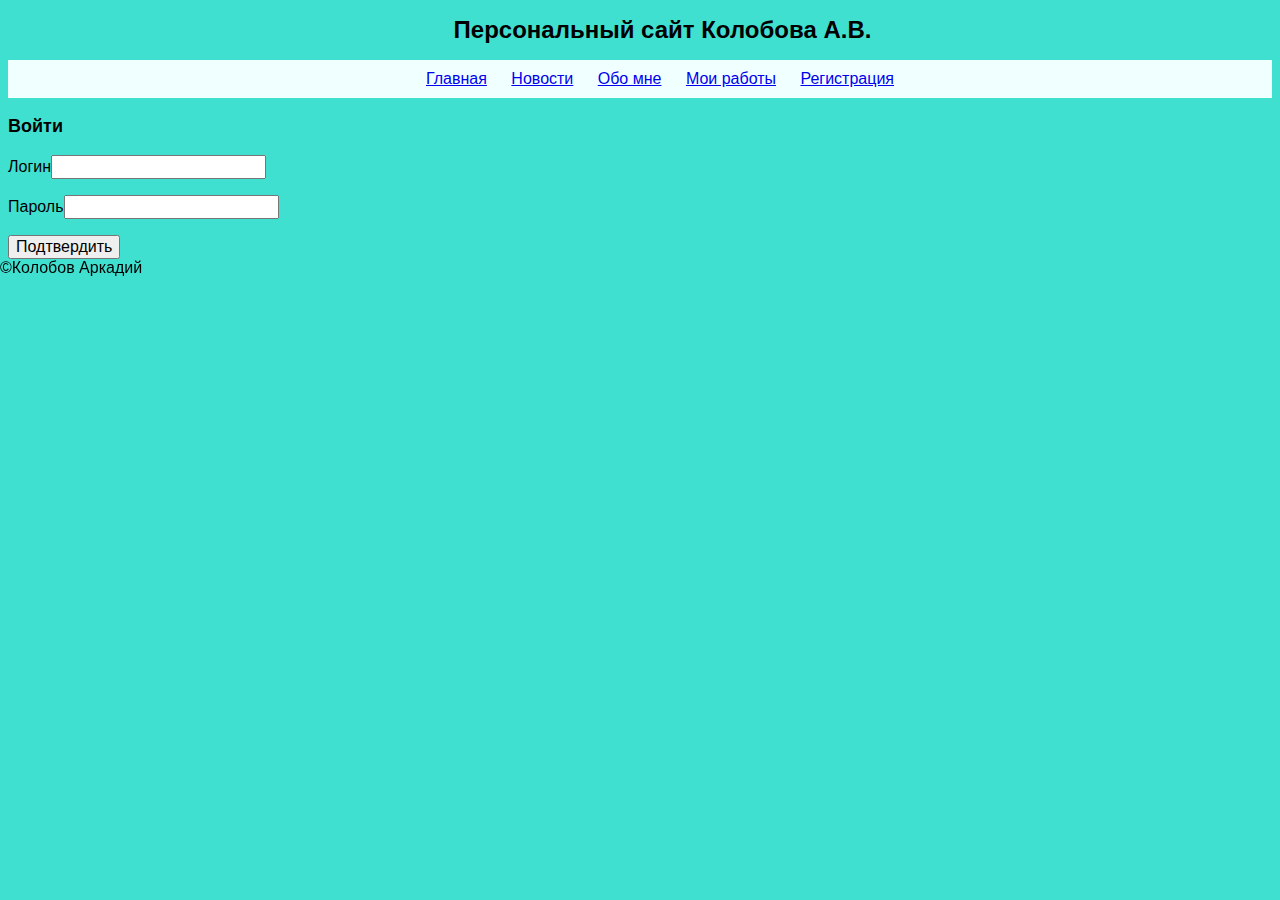
<file: pages/login.html>
<!DOCTYPE html>
<html lang="en">
<head>
    <meta charset="UTF-8">
    <meta name="viewport" content="width=device-width, initial-scale=1.0">
    <title>Вход</title>
    <link rel="stylesheet" href="../styles/style.css">

</head>
<body>

    <header>

        <h1>Персональный сайт Колобова А.В.</h1>

        <nav>
            <ul>
                <li><a href="../index.html">Главная</a></li>
                <li><a href="news.html">Новости</a></li>
                <li><a href="personal.html">Обо мне</a></li>
                <li><a href="works/work.html">Мои работы</a></li>
                <li><a href="register.html">Регистрация</a></li>
            </ul>
        </nav>

    </header>

    <main>

        <h3>Войти</h3>

        <form method="post" action="">

            <p>Логин<input name="login" type="email"></p>
            <p>Пароль<input name="password" type="password"></p>
            <button type="submit">Подтвердить</button>

        </form>

    </main>

    <footer>©Колобов Аркадий</footer>
    
</body>
</html>
</file>
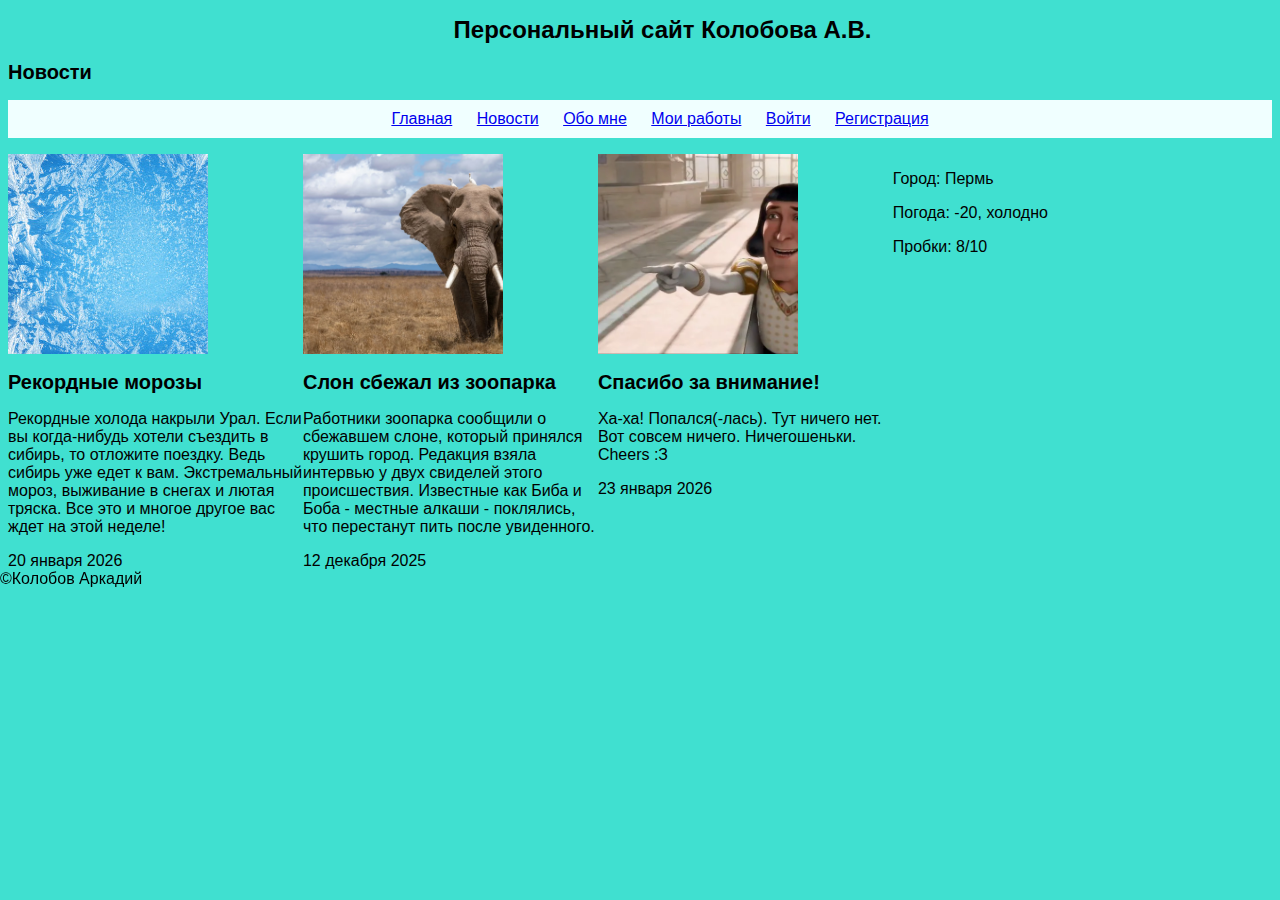
<file: pages/new1.html>
<!DOCTYPE html>
<html lang="en">
    <head>
       <meta charset="UTF-8">
       <meta name="viewport" content="width=device-width, initial-scale=1.0">
       <title>Новость</title>
       <link rel="stylesheet" href="../styles/style.css">
    </head>

    <body>

        <header>

            <h1>Персональный сайт Колобова А.В.</h1>

            <h2>Новости</h2>

            <nav>

                <ul>
                    <li><a href="../index.html">Главная</a></li>
                    <li><a href="news.html">Новости</a></li>
                    <li><a href="personal.html">Обо мне</a></li>
                    <li><a href="works/work.html">Мои работы</a></li>
                    <li><a href="login.html">Войти</a></li>
                    <li><a href="register.html">Регистрация</a></li>
                </ul>

            </nav>

        </header>

        <div class="content">

            <main>

                <div class="section-article">

                    <article>

                        <div class="prew new1-1"></div>

                        <h2>Рекордные морозы</h2>

                        <p>
                           Рекордные холода накрыли Урал. Если вы когда-нибудь хотели съездить в сибирь, то отложите поездку.
                           Ведь сибирь уже едет к вам. Экстремальный мороз, выживание в снегах и лютая тряска. Все это и многое другое
                           вас ждет на этой неделе!
                        </p>
                        <span>20 января 2026</span>
            
                    </article>

                    <article>

                        <div class="prew new2-2"></div>

                        <h2>Слон сбежал из зоопарка</h2>

                        <p>
                           Работники зоопарка сообщили о сбежавшем слоне, который принялся крушить город.
                           Редакция взяла интервью у двух свиделей этого происшествия. Известные как Биба и Боба - местные алкаши
                           - поклялись, что перестанут пить после увиденного.
                        </p>
                        <span>12 декабря 2025</span>

                    </article>

                    <article>

                        <div class="prew new3-3"></div>

                        <h2>Спасибо за внимание!</h2>
                        <p>Ха-ха! Попался(-лась). Тут ничего нет. Вот совсем ничего. Ничегошеньки. Cheers :З</p>
                        <span>23 января 2026</span>

                    </article>

                </div>

            </main>

            <aside>

                <p><span>Город: </span>Пермь</p>
                <p><span>Погода: </span>-20, холодно</p>
                <p><span>Пробки: </span>8/10</p>

            </aside>

        </div>

        <footer>©Колобов Аркадий</footer>
    
    </body>

</html>
</file>
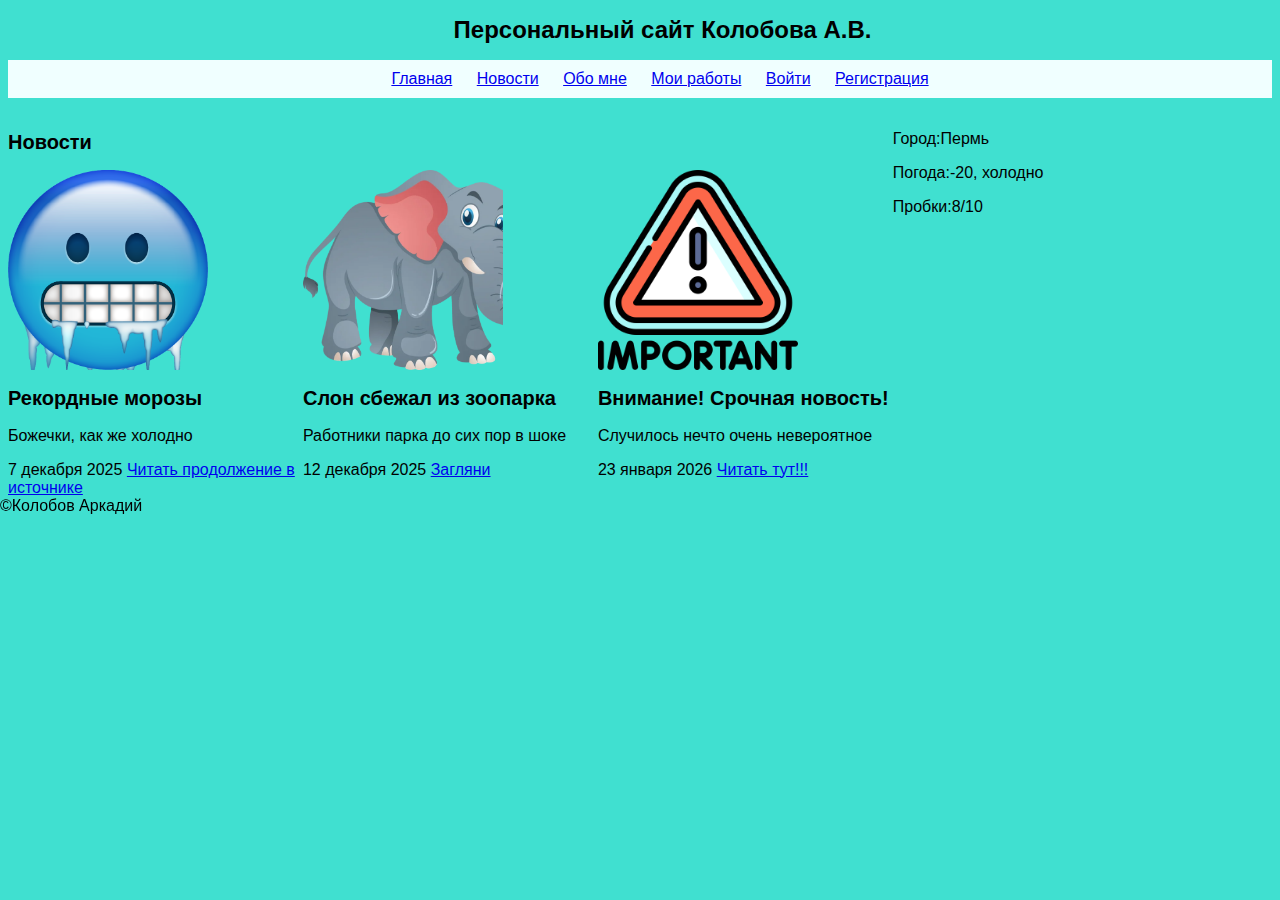
<file: pages/news.html>
<!DOCTYPE html>
<html lang="en-ru">
    <head>
      <meta charset="UTF-8">
      <meta name="viewport" content="width=device-width, initial-scale=1.0">
      <title>Новости</title>
      <link rel="stylesheet" href="../styles/style.css">
    </head>

    <body>

        <header>

            <h1>Персональный сайт Колобова А.В.</h1>

            <nav>
                <ul>
                    <li><a href="../index.html">Главная</a></li>
                    <li><a href="news.html">Новости</a></li>
                    <li><a href="personal.html">Обо мне</a></li>
                    <li><a href="works/work.html">Мои работы</a></li>
                    <li><a href="login.html">Войти</a></li>
                    <li><a href="register.html">Регистрация</a></li>
                </ul>
            </nav>
        
        </header>

        <div class="content">

            <main>

                <h2>Новости</h2>

                <div class="section-article">

                    <article>

                        <div class="prew new1"></div>

                        <h2>Рекордные морозы</h2>

                        <p>Божечки, как же холодно</p>
                        <span>7 декабря 2025</span>
                        <a href="new1.html">Читать продолжение в источнике</a>

                    </article>

                    <article>

                        <div class="prew new2"></div>

                        <h2>Слон сбежал из зоопарка</h2>

                        <p>Работники парка до сих пор в шоке</p>
                        <span>12 декабря 2025</span>
                        <a href="new1.html">Загляни</a>

                    </article>

                    <article>

                        <div class="prew new3"></div>

                        <h2>Внимание! Срочная новость!</h2>

                        <p>Случилось нечто очень невероятное</p>
                        <span>23 января 2026</span>
                        <a href="new1.html">Читать тут!!!</a>

                    </article>

                </div>

            </main>

            <aside>

                <p><span>Город:</span>Пермь</p>
                <p><span>Погода:</span>-20, холодно</p>
                <p><span>Пробки:</span>8/10</p>

            </aside>

        </div>

        <footer>©Колобов Аркадий</footer>
    
    </body>

</html>
</file>
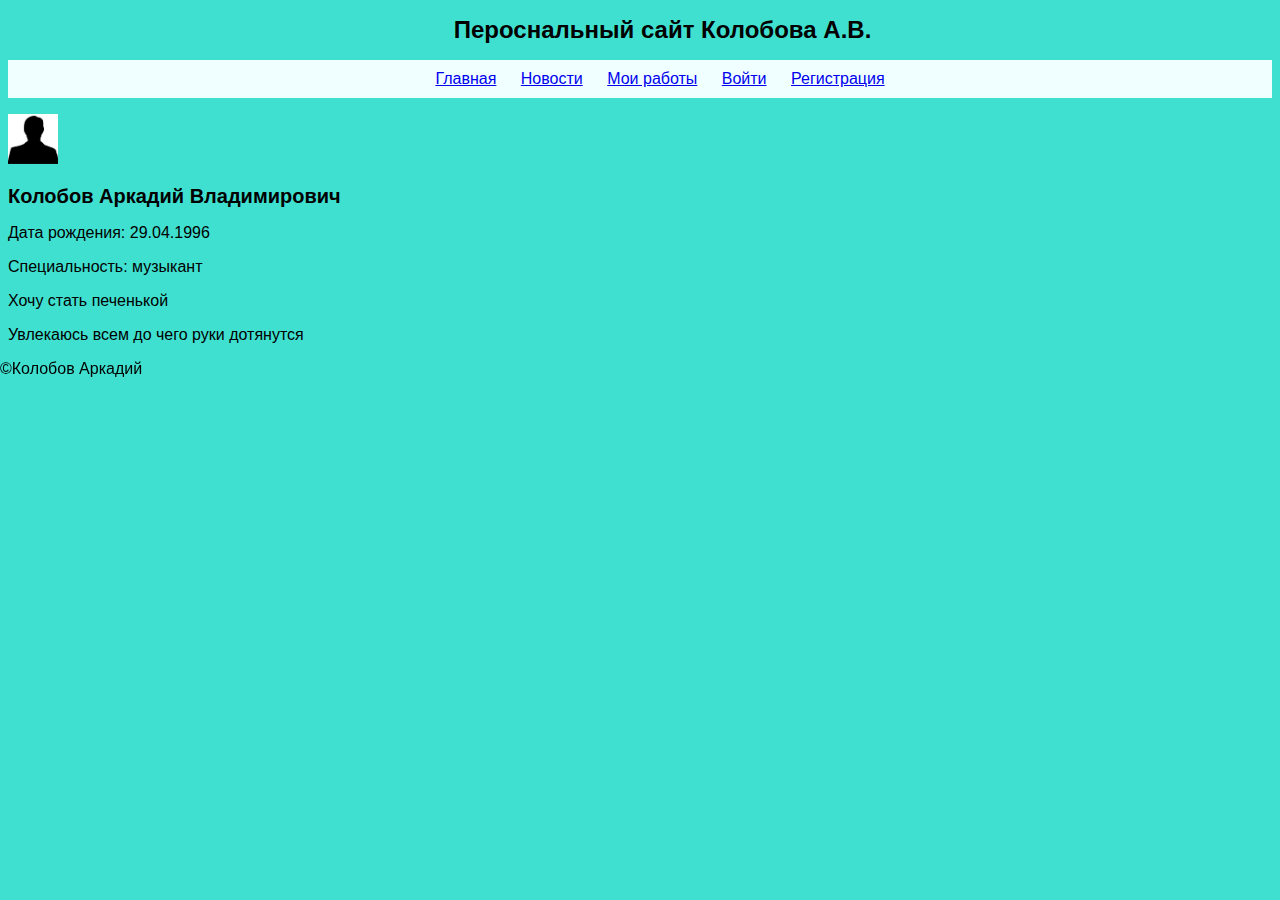
<file: pages/personal.html>
<!DOCTYPE html>
<html lang="en">
    <head>
        <meta charset="UTF-8">
        <meta name="viewport" content="width=device-width, initial-scale=1.0">
        <title>Обо мне</title>
        <link rel="stylesheet" href="../styles/style.css">
    </head>
    <body>

        <header>

            <h1>Пероснальный сайт Колобова А.В.</h1>

            <nav>

                <ul>
                    <li><a href="../index.html">Главная</a></li>
                    <li><a href="news.html">Новости</a></li>
                    <li><a href="works/work.html">Мои работы</a></li>
                    <li><a href="login.html">Войти</a></li>
                    <li><a href="register.html">Регистрация</a></li>
                </ul>

            </nav>

        </header>

        <div class="content-full">

            <main>

                <img src="../img/person.png" width="50px" height="50px">
                <h2>Колобов Аркадий Владимирович</h2>
                <p>Дата рождения: 29.04.1996</p>
                <p>Специальность: музыкант</p>
                <p>Хочу стать печенькой</p>
                <p>Увлекаюсь всем до чего руки дотянутся</p>

            </main>

        </div>

        <footer>©Колобов Аркадий</footer>

    </body>

</html>
</file>
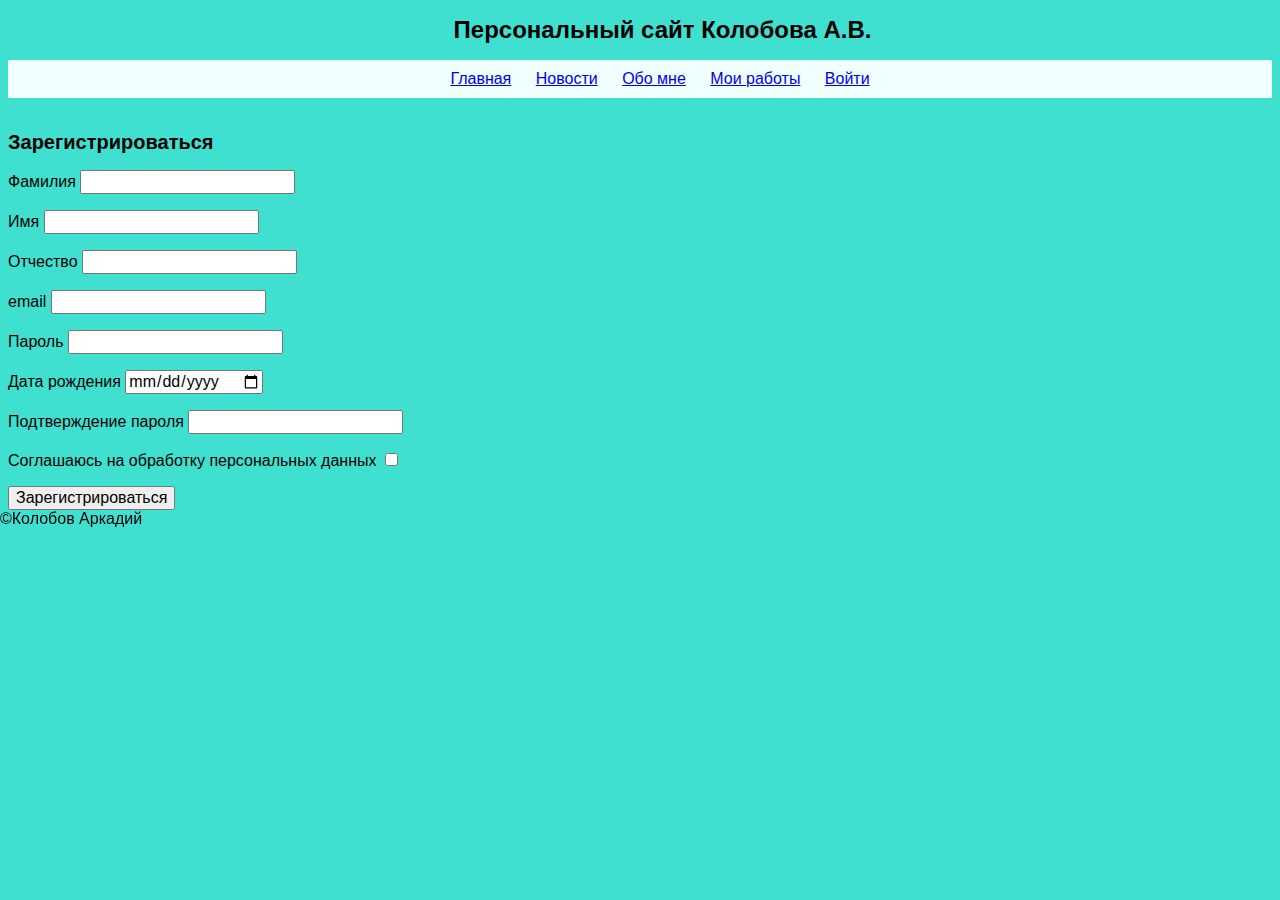
<file: pages/register.html>
<!DOCTYPE html>
<html lang="en">
<head>
    <meta charset="UTF-8">
    <meta name="viewport" content="width=device-width, initial-scale=1.0">
    <title>Регистрация</title>
    <link rel="stylesheet" href="../styles/style.css">

</head>

<body>

    <header>

    <h1>Персональный сайт Колобова А.В.</h1>

    <nav>
        <ul>
          <li><a href="../index.html">Главная</a></li>
          <li><a href="news.html">Новости</a></li>
          <li><a href="personal.html">Обо мне</a></li>
          <li><a href="works/work.html">Мои работы</a></li>
          <li><a href="login.html">Войти</a></li>
        </ul>
    </nav>

    </header>

    <div class="content-full">

        <main>

            <h2>Зарегистрироваться</h2>

            <form method="get" action="">

                <p>Фамилия <input name="second_name" type="text"></p>
                <p>Имя <input name="name" type="text"></p>
                <p>Отчество <input name="last_name" type="text"></p>
                <p>email <input name="email" type="email"></p>
                <p>Пароль <input name="password" type="password"></p>
                <p>Дата рождения <input name="birth_date" type="date"></p>
                <p>Подтверждение пароля <input name="pswrd_confirm" type="password"></p>
                <p>Соглашаюсь на обработку персональных данных <input name="personalData_accept" type="checkbox"></p>
                <button type="submit">Зарегистрироваться</button>

            </form>

        </main>

    </div>

    <footer>©Колобов Аркадий</footer>
    
</body>

</html>
</file>
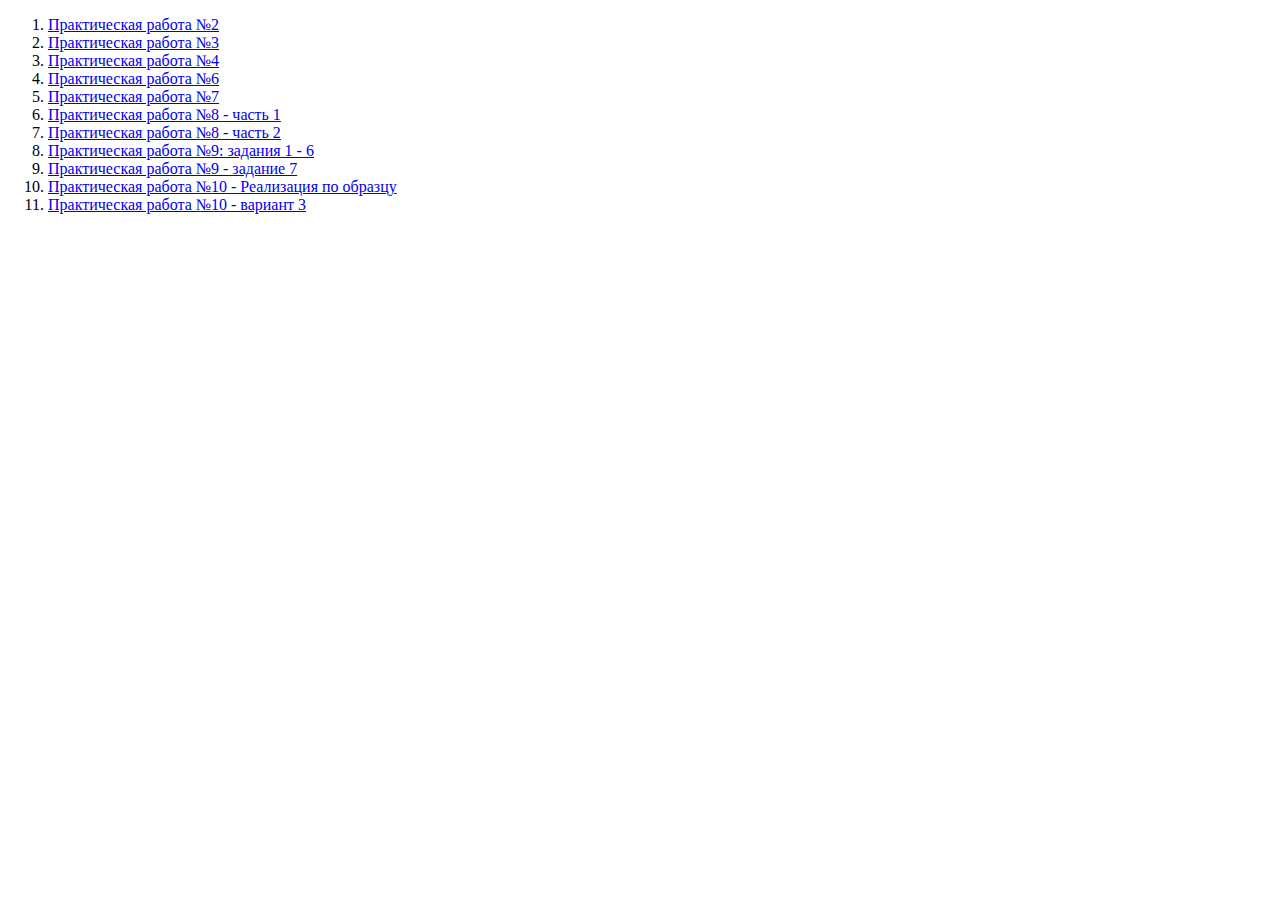
<file: pages/works/work.html>
<!DOCTYPE html>
<html lang="en">
<head>
    <meta charset="UTF-8">
    <meta name="viewport" content="width=device-width, initial-scale=1.0">
    <title>Список практических работ</title>
</head>
<body>

    <ol>
        <li><a href="pr2/pr2.html">Практическая работа №2</a></li>
        <li><a href="pr3/pr3.html">Практическая работа №3</a></li>
        <li><a href="pr4/map.html">Практическая работа №4</a></li>
        <li><a href="pr6/pr6.html">Практическая работа №6</a></li>
        <li><a href="pr7/pr7.html">Практическая работа №7</a></li>
        <li><a href="pr8/part1.html">Практическая работа №8 - часть 1</a></li>
        <li><a href="pr8/part2.html">Практическая работа №8 - часть 2</a></li>
        <li><a href="pr9/pr9.html">Практическая работа №9: задания 1 - 6</a></li>
        <li><a href="pr9/pr9-7.html">Практическая работа №9 - задание 7</a></li>
        <li><a href="pr10/example.html">Практическая работа №10 - Реализация по образцу</a></li>
        <li><a href="pr10/pr10.html">Практическая работа №10 - вариант 3</a></li>
    </ol>
    
</body>
</html>
</file>
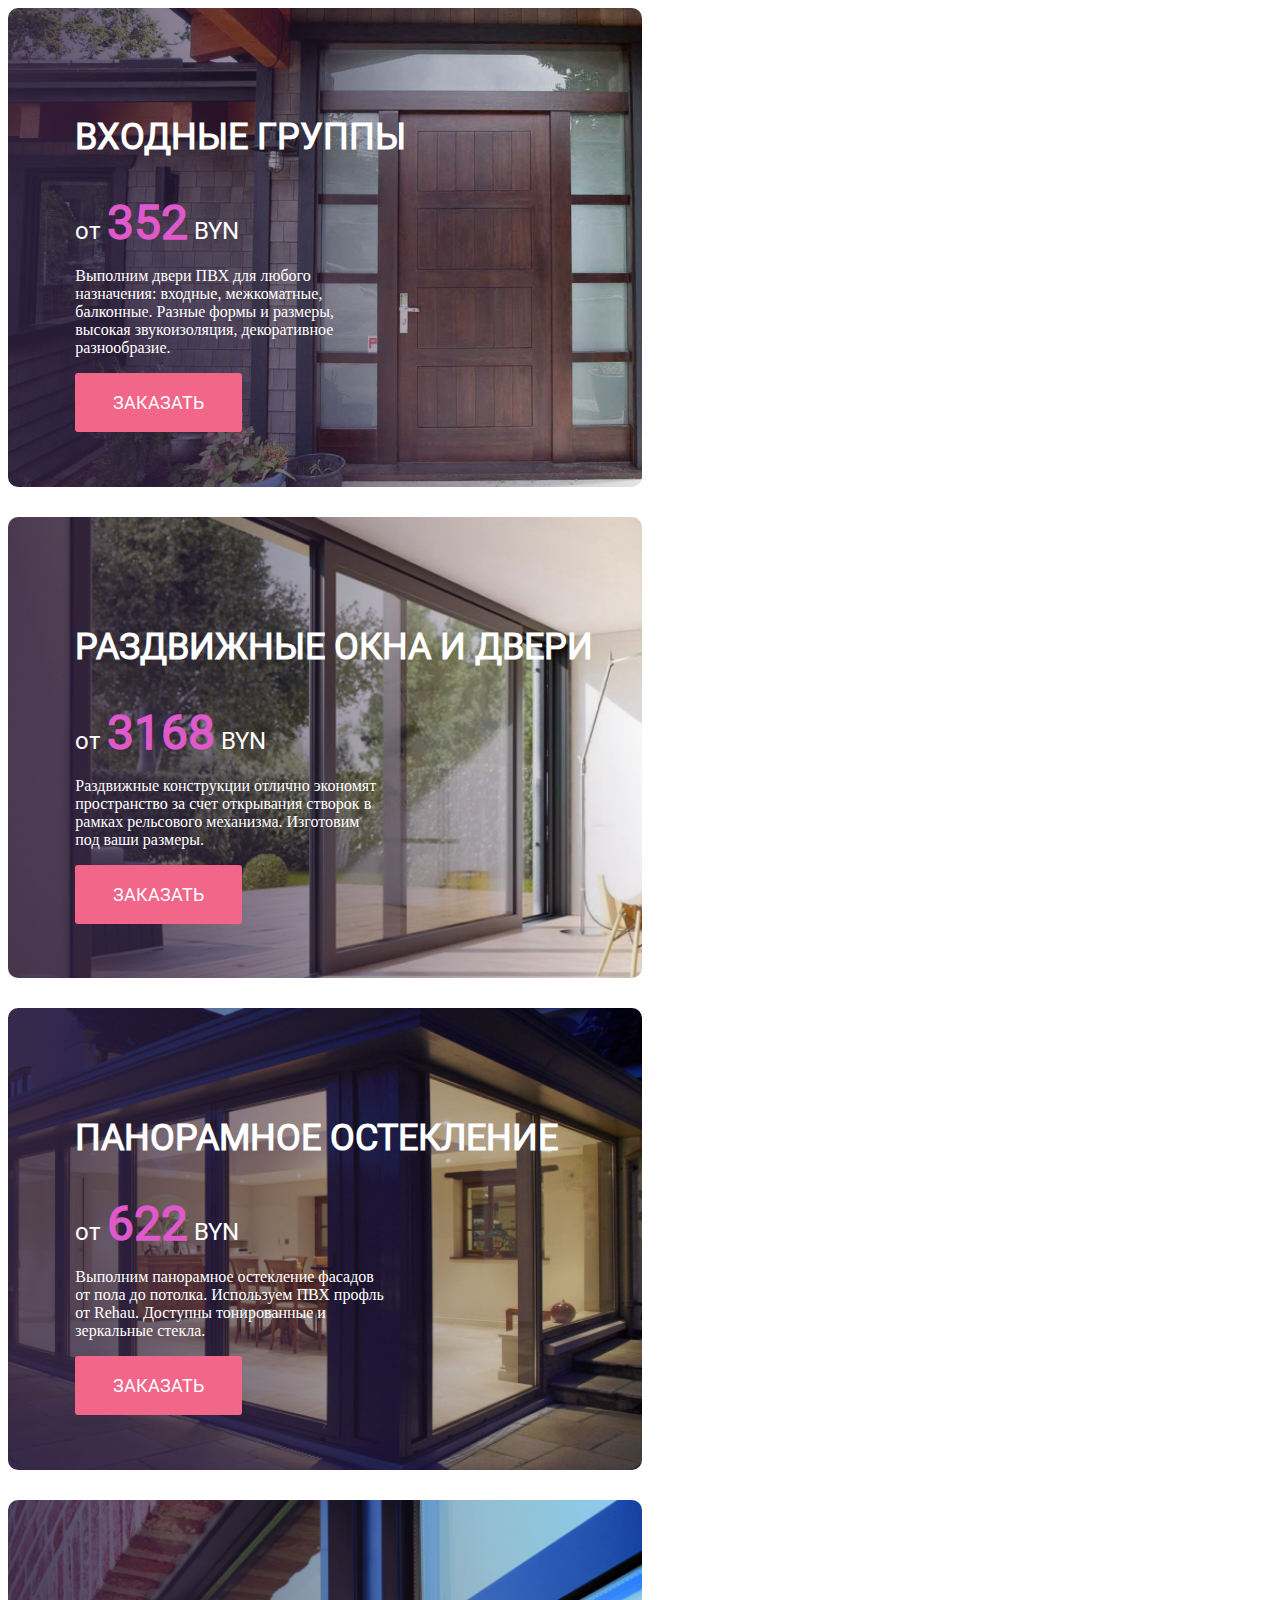
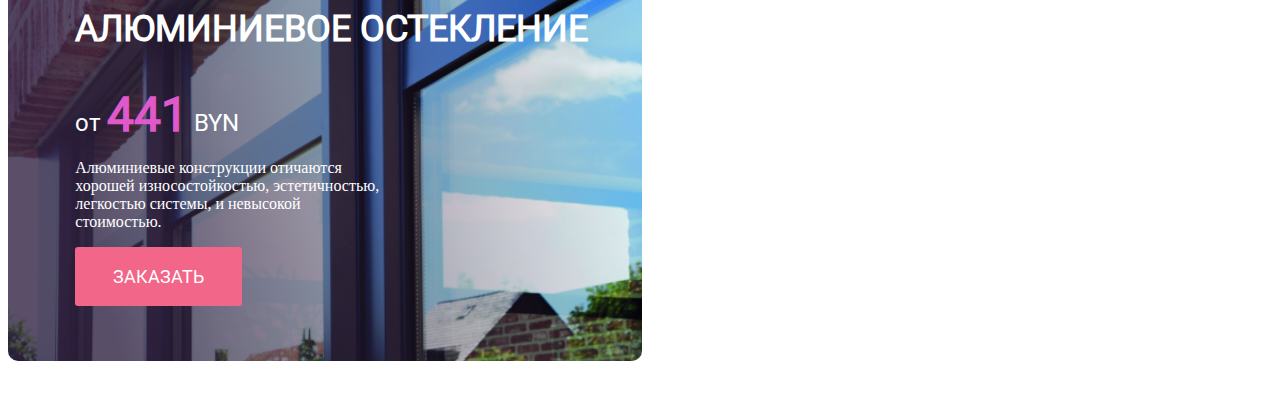
<file: pages/works/pr10/example.html>
<!DOCTYPE html>
<html lang="en">
    <head>
        <meta charset="UTF-8">
        <meta name="viewport" content="width=device-width, initial-scale=1.0">
        <title>Реализация по образцу</title>
        <link rel="stylesheet" href="example.css">
    </head>

    <body>

        <section>

            <article>
                <h3>Входные группы</h3>
                <div class="price">от <span>352</span> BYN</div>
                <p>
                    Выполним двери ПВХ для любого назначения: входные, межкоматные,
                    балконные. Разные формы и размеры, высокая звукоизоляция, декоративное разнообразие.
                </p>
                <button type="submit">Заказать</button>
            </article>

            <article>
                <h3>Раздвижные окна и двери</h3>
                <div class="price">от <span>3168</span> BYN</div>
                <p>
                    Раздвижные конструкции отлично экономят пространство за счет открывания створок в рамках
                    рельсового механизма. Изготовим под ваши размеры.
                </p>
                <button type="submit">Заказать</button>
            </article>

            <article>
                <h3>Панорамное остекление</h3>
                <div class="price">от <span>622</span> BYN</div>
                <p>
                    Выполним панорамное остекление фасадов от пола до потолка. Используем ПВХ профль от Rehau.
                    Доступны тонированные и зеркальные стекла.
                </p>
                <button type="submit">Заказать</button>
            </article>
            
            <article>
                <h3>Алюминиевое остекление</h3>
                <div class="price">от <span>441</span> BYN</div>
                <p>
                    Алюминиевые конструкции отичаются хорошей износостойкостью, эстетичностью, легкостью системы,
                    и невысокой стоимостью.
                </p>
                <button type="submit">Заказать</button>
            </article>

        </section>
    
    </body>

</html>
</file>
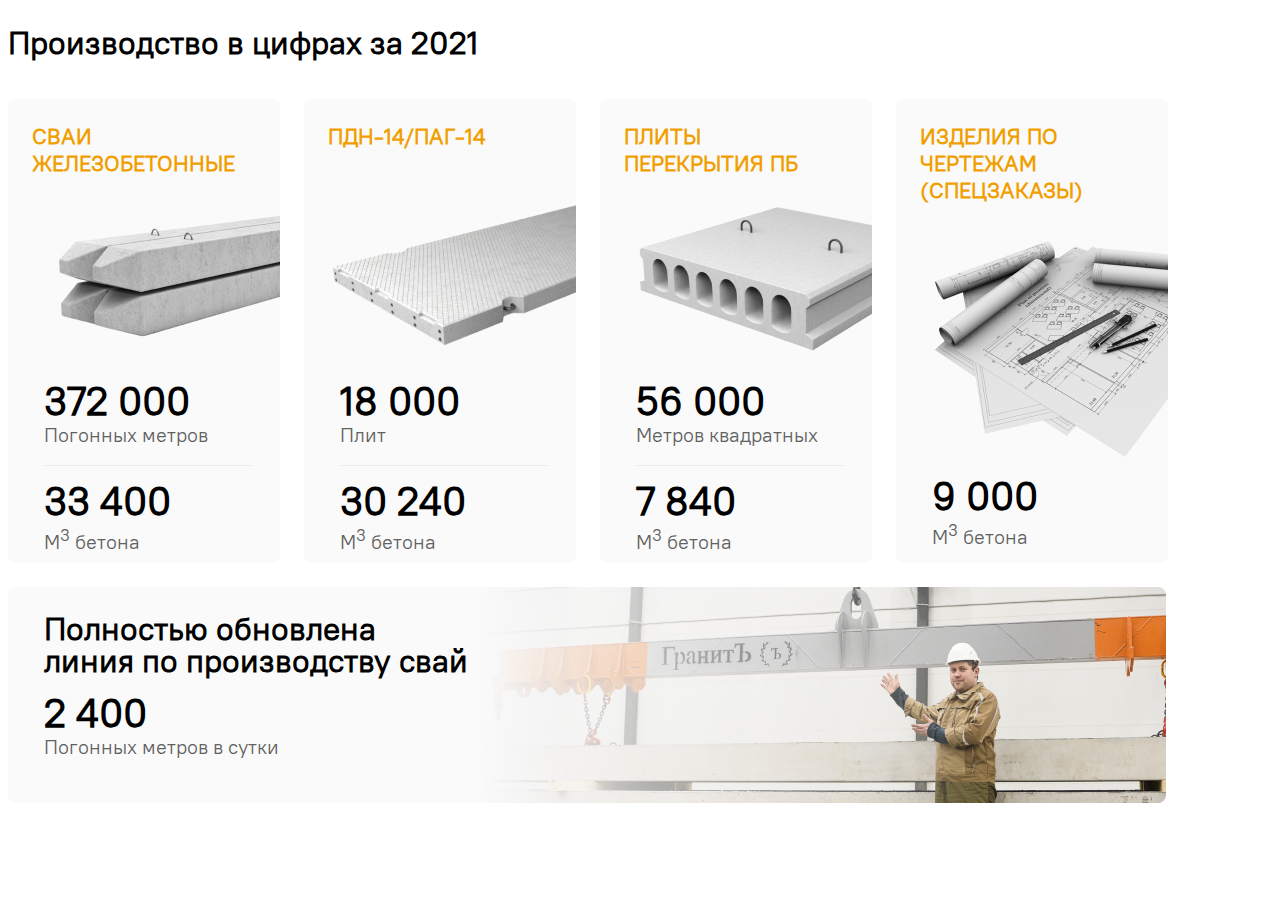
<file: pages/works/pr10/pr10.html>
<!DOCTYPE html>
<html lang="en">
    <head>
        <meta charset="UTF-8">
        <meta name="viewport" content="width=device-width, initial-scale=1.0">
        <title>Практическая работа №10</title>
        <link rel="stylesheet" href="style10.css">
    </head>

    <body>

        <header>
            <h2>Производство в цифрах за 2021</h2>
        </header>

        <section>

            <article>
                <h3>Сваи железобетонные</h3>
                <img src="img/img1.png">
                <div class="wrapper">
                    <div class="divide">
                        <span>372 000</span>
                        <p>Погонных метров</p>
                    </div>
                    <div>
                        <span>33 400</span>
                        <p>М<sup>3</sup> бетона</p>
                    </div>
                </div>
            </article>

            <article>
                <h3>пдн-14/паг-14</h3>
                <img src="img/img2.png">
                <div class="wrapper">
                    <div class="divide">
                        <span>18 000</span>
                        <p>Плит</p>
                    </div>
                    <div>
                        <span>30 240</span>
                        <p>М<sup>3</sup> бетона</p>
                    </div>
                </div>
            </article>

            <article>
                <h3>Плиты перекрытия ПБ</h3>
                <img src="img/img3.png">
                <div class="wrapper">
                    <div class="divide">
                        <span>56 000</span>
                        <p>Метров квадратных</p>
                    </div>
                    <div>
                        <span>7 840</span>
                        <p>М<sup>3</sup> бетона</p>
                    </div>
                </div>
            </article>

            <article>
                <h3>Изделия по чертежам (спецзаказы)</h3>
                <img src="img/img4.png">
                <div class="wrapper">
                    <span>9 000</span>
                    <p>М<sup>3</sup> бетона</p>
                </div>
            </article>

        </section>

        <section>
            <article class="wide">
                <h2>Полностью обновлена линия по производству свай</h2>
                <div class="wrapper">
                    <span>2 400</span>
                    <p>Погонных метров в сутки</p>
                </div>
                <img src="img/img5.png">
            </article>

        </section>
    
    </body>

</html>
</file>
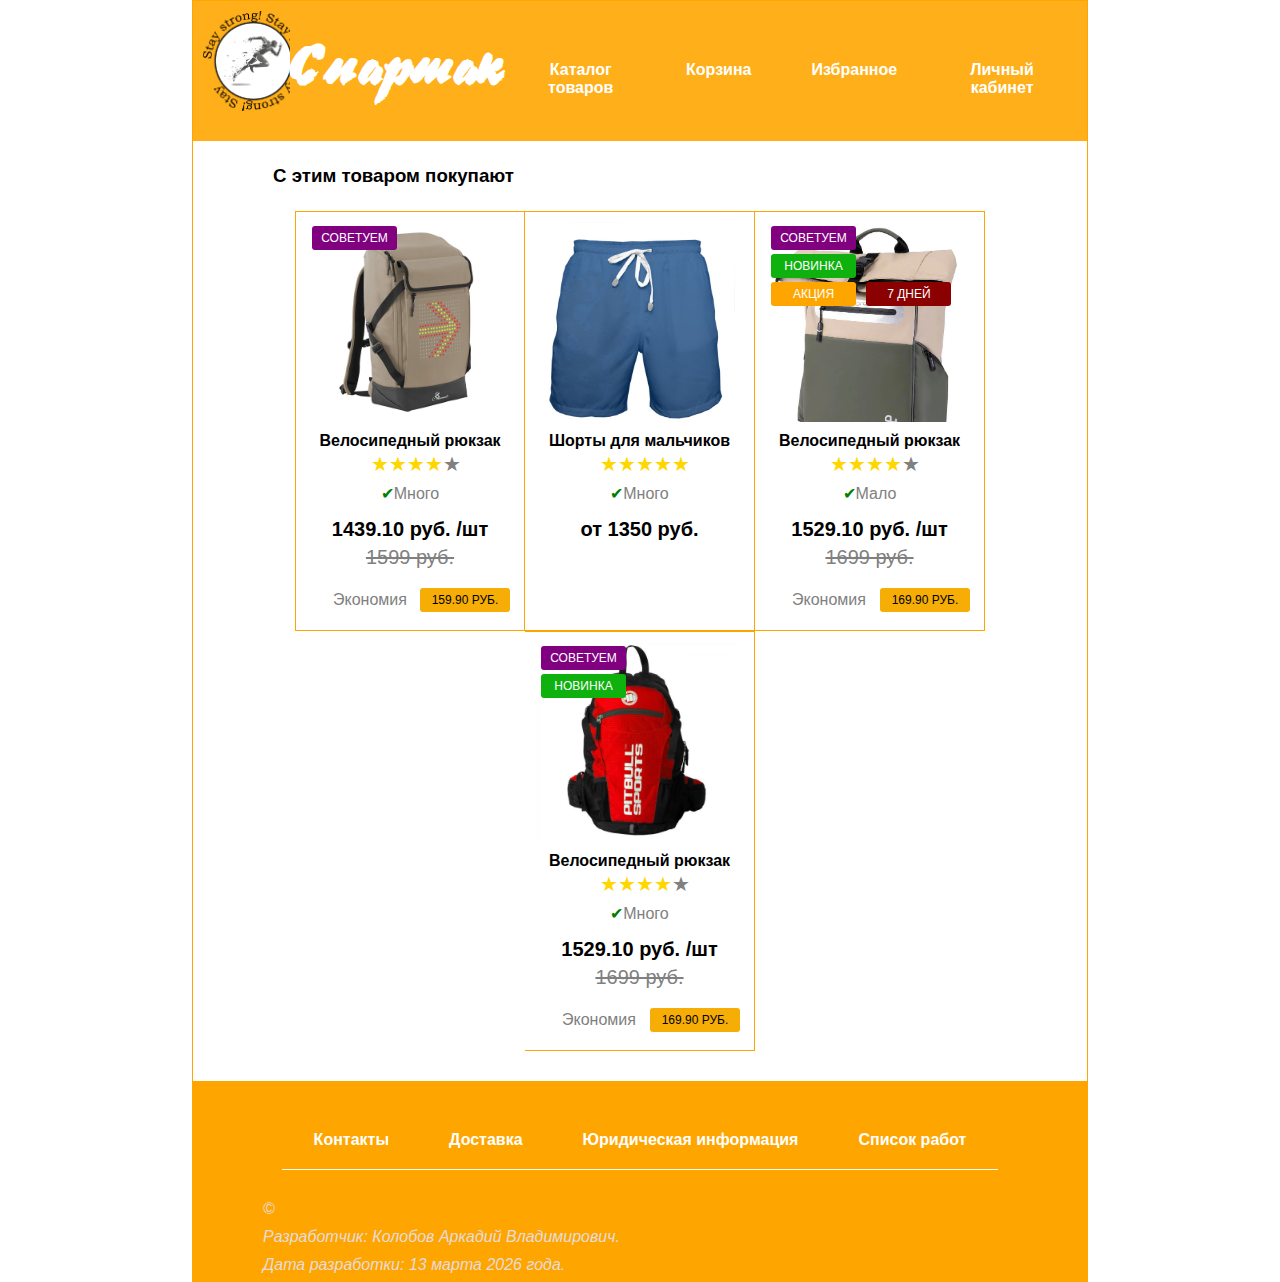
<file: pages/works/pr11/pr11.html>
<!DOCTYPE html>
<html lang="en">
    <head>
        <meta charset="UTF-8">
        <meta name="viewport" content="width=device-width, initial-scale=1.0">
        <title>ПР№11</title>
        <link rel="stylesheet" href="style11.css">
    </head>

    <body>

        <header>
            <div class="logo"></div>
            <h1>Спартак</h1>
            <nav>
                <ul>
                    <li><a href="#">Каталог товаров</a></li>
                    <li><a href="#">Корзина</a></li>
                    <li><a href="#">Избранное</a></li>
                    <li><a href="#">Личный кабинет</a></li>
                </ul>
            </nav>
        </header>

        <main>
            <h3>С этим товаром покупают</h3>
            <section>
                <article>
                    <div class="product one">
                        <div class="category offer">советуем</div>
                    </div>
                    <p>Велосипедный рюкзак</p>
                    <div class="rating">
                        <span class="active"></span>
                        <span class="active"></span>
                        <span class="active"></span>
                        <span class="active"></span>
                        <span></span>
                    </div>
                    <div class="available">
                        <span>Много</span>
                    </div>
                    <div class="price">
                        <span>1439.10 руб. /шт</span>
                        <span>1599 руб.</span>
                    </div>
                    <div class="saving">
                        <p>Экономия</p>
                        <div class="category profit">159.90 руб.</div>
                    </div>
                </article>
                <article>
                    <div class="product two"></div>
                    <p>Шорты для мальчиков</p>
                    <div class="rating">
                        <span class="active"></span>
                        <span class="active"></span>
                        <span class="active"></span>
                        <span class="active"></span>
                        <span class="active"></span>
                    </div>
                    <div class="available">
                        <span>Много</span>
                    </div>
                    <div class="price">
                        <span>от 1350 руб.</span>
                    </div>
                </article>
                <article>
                    <div class="product three">
                        <div class="category offer">советуем</div>
                        <div class="category new">новинка</div>
                        <div class="category discount">акция</div>
                        <div class="category sale">7 дней</div>
                    </div>
                    <p>Велосипедный рюкзак</p>
                    <div class="rating">
                        <span class="active"></span>
                        <span class="active"></span>
                        <span class="active"></span>
                        <span class="active"></span>
                        <span></span>
                    </div>
                    <div class="available">
                        <span>Мало</span>
                    </div>
                    <div class="price">
                        <span>1529.10 руб. /шт</span>
                        <span>1699 руб.</span>
                    </div>
                    <div class="saving">
                        <p>Экономия</p>
                        <div class="category profit">169.90 руб.</div>
                    </div>
                </article>
                <article>
                    <div class="product four">
                        <div class="category offer">советуем</div>
                        <div class="category new">новинка</div>
                    </div>
                    <p>Велосипедный рюкзак</p>
                    <div class="rating">
                        <span class="active"></span>
                        <span class="active"></span>
                        <span class="active"></span>
                        <span class="active"></span>
                        <span></span>
                    </div>
                    <div class="available">
                        <span>Много</span>
                    </div>
                    <div class="price">
                        <span>1529.10 руб. /шт</span>
                        <span>1699 руб.</span>
                    </div>
                    <div class="saving">
                        <p>Экономия</p>
                        <div class="category profit">169.90 руб.</div>
                    </div>
                </article>
            </section>

        </main>

        <footer>
            <nav>
                <ul>
                    <li><a href="#">Контакты</a></li>
                    <li><a href="#">Доставка</a></li>
                    <li><a href="#">Юридическая информация</a></li>
                    <li><a href="../work.html">Список работ</a></li>
                </ul>
            </nav>
            <div class="info">
                <span>©</span>
                <p>Разработчик: Колобов Аркадий Владимирович.</p>
                <p>Дата разработки: 13 марта 2026 года.</p>
            </div>
        </footer>
    
    </body>

</html>
</file>
<file: styles/style.css>
/* Стилизация текста */

* {
    font-family: Verdana, Geneva, Tahoma, sans-serif;
    font-size: 16px;
}

h1 {
    font-size: 24px;
}

h2 {
    font-size: 20px;
}

h3 {
    font-size: 18px;
}

/* Основной цвет */

body {
    background-color: turquoise;
}

/* header */

h1 {
    text-align: center;
    padding-left: 45px;
}

ul li {
    display: inline-block;
}

ul {
    background-color: azure;
    text-align: center;
}

li {
    padding: 10px;
}

/* flex колонки */

.content {
    display: flex;
}

.content main {
    width: 70%;
}

.content aside {
    width: 30%;
}

/* Без aside */

.content-full {
    display: flex;
}

.content-full main {
    width: 100%;
}

/* Секции */

.section-article {
    display: flex;
    justify-content: center;
}

article {
    flex: 1;
    gap: 10px;
}

/* Мои навыки и пройденные курсы */

.my {
   width: 200px;
   height: 200px; 
}

.skill-1 {
    background: url(../img/pc.jfif);
    background-size: cover;
}

.skill-2 {
    background: url(../img/music.png);
    background-size: cover;
}

.skill-3 {
    background: url(../img/gb.png);
    background-size: cover;
}

.course-1 {
    background: url(../img/microph.png);
    background-size: cover;
}

.course-2 {
    background: url(../img/JavaScript-logo.png);
    background-size: cover;
}

.course-3 {
    background: url(../img/mysql.png);
    background-size: cover;
}

/* Новости */

.prew {
    width: 200px;
    height: 200px;
}

.new1 {
    background: url(../img/cold.png);
    background-size: cover;
}

.new1-1 {
    background: url(../img/freeze.jpg);
    background-size: cover;
}

.new2 {
    background: url(../img/elephant.webp);
    background-size: cover;
}

.new2-2 {
    background: url(../img/elephant.avif);
    background-size: cover;
}

.new3 {
    background: url(../img/important.png);
    background-size: cover;
}

.new3-3 {
    background: url(../img/farquaad.webp);
    background-size: cover;
}

/* Якорь */

.top {
    background: url(../img/up-arrow.png);
    background-size: cover;
    width: 50px;
    height: 50px;
    position: absolute;
    right: 10px;
    bottom: -90px;
}

footer {
    position: fixed;
    left: 0px;
    bottom: opx;
}
</file>
<file: pages/works/exam/style.css>
@font-face {
    src: url(fonts/Italian\ Old\ Antiqua.ttf);
    font-family: "Italian Old Antiqua";
    src: url(fonts/Italian\ Old\ Antiqua\ Italic.ttf);
    font-family: "Old Aniqua italic";
    src: url(fonts/ofont.ru_Gravity.ttf);
    font-family: "Gravity";
}

* {
    box-sizing: border-box;
    margin: 0;
    padding: 0;
    font-family: "Gravity";
}

html {
    scroll-behavior: smooth;
}

body {
    margin: 0 auto;
    width: 80%;
}

ul li {
    list-style-type: none;
}

ul li a {
    display: inline-block;
    text-decoration: none;
    color: white;
}

img {
    display: inline-block;
    width: 1rem;
    height: 1rem;
}

.logo {
    background: url(images/logo.png), no-repeat;
    background-size: cover;
    background-position: center;
    width: 20rem;
    height: 1rem;
    margin: 20px;
}

header {
    background: url(images/header-img.png);
    background-size: cover;
    width: 100%;
    height: 30rem;

    display: flex;
    justify-content: space-between;
}

.headline {
    width: 80%;
    height: 10rem;
    display: flex;
    justify-content: space-between;
    margin-left: 40%;
}

.menu-2 {
    margin-left: 150%;
}

.menu-1, .menu-2 {
    padding: 1.25rem;

}

.headline-2 {
    display: flex;
    flex-direction: column;
    justify-content: center;
    align-items: end;
    gap: 5%;

    width: 100%;
}

.headline-2 h1 {
    margin-right: 175%;
}

.headline-2 button {
    width: 50%;

    margin-right: 199%;
    padding: 1rem 0.5rem;

    font-family: "Gravity";
    text-transform: uppercase;
    color: black;
}

h1, h2 {
    font-family: "Italian Old Antiqua";
    font-size: 3rem;
    text-transform: uppercase;
}

h1 {
    color: white;
}

.block-1 {
    width: 100%;
    display: flex;
    justify-content: space-between;
    gap: 2%;
}

.block-1 article {
    width: 50%;
    margin-top: 2%;
}

.cover-1, .cover-2 {
    display: flex;
    flex-direction: column;
    justify-content: center;
    align-items: center;
    color: white;
    gap: 3%;
}

.cover-1 button, .cover-2 button {
    padding: 1rem 0.5rem;
    text-transform: uppercase;
}

.cover-1 {
    background: url(images/women-section.png);
    background-size: cover;
    background-position: center;
    width: 100%;
    height: 40rem;
}

.cover-2 {
    background: url(images/men-section.png);
    background-size: cover;
    background-position: center;
    width: 100%;
    height: 40rem;
}

.block-2 {
    width: 100%;
    display: flex;
    justify-content: space-evenly;
    gap: 1%;
    margin-top: 2%;
}

.block-2 article {
    width: 33.33%;
}

h3 {
    width: 100%;
    font-family: "Gravity";
    text-transform: uppercase;
    margin-top: 2%;
}

.prod {
    width: 100%;
    height: 40rem;
}

.one {
    background: url(images/newarrival-items1.jpg);
    background-size: cover;
    background-position: center;
}

.two {
    background: url(images/newarrival-items2.jpg);
    background-size: cover;
    background-position: center;
}

.three {
    background: url(images/newarrival-items3.jpg);
    background-size: cover;
    background-position: center;
}

.block-3 {
    display: flex;
    gap: 1%;
}

.block-3 p {
    text-align: center;
    margin: 20% 0;
}

.block-3 p + p {
    text-transform: uppercase;
}

.video {
    background: url(images/video.jpg);
    background-size: cover;
    width: 100%;
    height: 40rem;
    margin-top: 3%;
}

.headline-3 {
    display: flex;
    justify-content: space-between;
    align-items: end;
    margin: 3% 0;
}

.block-4 {
    display: flex;
    gap: 1%;
}

.block-4 article {
    width: 33.33%;
}

.new {
    width: 100%;
    height: 40rem;
}

.cloth-1 {
    background: url(images/article1.jpg);
    background-size: cover;
    background-position: center;
}

.cloth-2 {
    background: url(images/article2.jpg);
    background-size: cover;
    background-position: center;
}

.cloth-3 {
    background: url(images/article3.jpg);
    background-size: cover;
    background-position: center;
}

div + p {
    margin-top: 2%;
}

.block-5 article {
    display: flex;
    flex-direction: column;
    justify-content: center;
    align-items: center;
    margin: 10% 0;
}

.block-5 h1 {
    flex: 1;
    color: darkgrey;
    font-size: 8rem;
}

footer {
    background: #000;
}
</file>
<file: pages/works/pr12/step1/style.css>
* {
	padding:0; margin:0;
}

p, h1 {
	margin:0 0 30px 0;
}

.content {
	max-width:900px; margin:20px auto; padding:0 30px;
}

@media screen and (min-width: 480px) and (max-width: 800px) {
	.content {
		background: #0cf;
	}
}
</file>
<file: pages/works/pr12/step1/800.css>
* {
	padding:0; margin:0;
}

p, h1 {
	margin:0 0 30px 0;
}

.content {
	max-width:900px; margin:20px auto; padding:0 30px;
}

.content {
	background: #0cf;
}
</file>
<file: pages/works/pr12/step2/style.css>
*{
	padding:0; margin:0;
}
p, h1{
	margin:0 0 30px 0;
}
.content{
	max-width:900px; margin:0 auto; padding:0 30px;
}

.bridge-night {
	display: block;
	max-width: 100%;
	margin: 30px auto;
}

.bridge-day {
	float: left;
	margin-right: 10px;
	max-width: 40%;
	min-width: 200px;
}

@media screen and (max-width: 480px) {
	.bridge-day {
		max-width: 100%;
	}
}
</file>
<file: pages/works/pr12/step3/style.css>
* {
    margin: 0;
    padding: 0;
}
/*---- оформление текста start---*/
body {
    font-family: Verdana;
    font-size: 16px;
}
h2 {
    font-size: 2em;
}
h3 {
    font-size: 1.5em;
    margin: 10px 0;
}
/*---- оформление текста end---*/

/*------- header start ------*/
header {
    background: rgb(225, 224, 224);
    text-align: center;
    padding: 10px 0;
    margin-bottom: 40px;
}
/*------- header end ------*/

/*------- услуги start ------*/
.img {
    background: brown;
    width: 100%;
    height: 200px;
}
button {
    background: brown;
    color: white;
    border: 2px solid brown;
    padding: 10px;
    border-radius: 10px;
    margin: 10px 0;
}
button:hover {
    background: white;
    color: brown;
    border: 2px solid brown;
    cursor: pointer;
}
/*ниже нужно написать код для выравнивания элементов*/

section {
    display: flex;
    flex-wrap: wrap;
    gap: 20px;
    justify-content: center;
}

article {
    max-width: 480px;
}

/*------- услуги end ------*/
</file>
<file: pages/works/pr12/step4/style.css>
* {
    margin: 0;
    padding: 0;
}

h1, p {
    margin-bottom: 20px;
}

main {
    max-width: 960px;
    margin: 0 auto;
    display: flex;
    flex-wrap: wrap;
    gap: 3%;
}

.content {
    width: 60%;
    background: #f0f0f0;
    padding: 2%;
}

aside {
    width: 30%;
}

.side-block {
    background: #f0f0f0;
    padding: 5%;
    margin-bottom: 20px;
}

@media screen and (max-width: 800px) {
    .content {
        width: 100%;
    }

    aside {
        width: 100%;
        margin-top: 20px;
        display: flex;
        justify-content: space-between;
        flex-wrap: wrap;
    }

    .side-block {
        width: 44%;
        padding: 2%;
    }
}

@media screen and (max-width: 480px) {
    .side-block {
        width: 96%;
        padding: 4%;
    }
}
</file>
<file: pages/works/pr10/example.css>
@font-face {
    font-family: RobotoRegular;
    src: url(fonts/Roboto/Roboto-Regular.ttf);
}

section {
    display: flex;
    flex-wrap: wrap;
}

article {
    width: 567.06px;
    color: white;
    padding: 72.31px 0 54.94px 67.3px;
    margin-bottom: 30px;
    border-radius: 10px;
}

article:nth-child(2n-1) {
    margin-right: 30px;
}

article h3, article button {
    font-family: RobotoRegular;
    text-transform: uppercase;
}

article p {
    width: 310px;
    font-family: 'Tahoma';
    font-size: 16px;
}

article h3 {
    font-size: 36px;
    line-height: 42px;
}

article .price {
    font-family: RobotoRegular;
    font-size: 24px;
}

.price span {
    font-size: 48px;
    color: #df59ca;
    font-weight: bold;
}

article button {
    font-size: 18px;
    background: #f26689;
    border: 0;
    padding: 19px 38px;
    border-radius: 3px;
    color: white;
    cursor: pointer;
}

article:nth-child(1) {
    background: linear-gradient(75.91deg, rgba(50, 34, 67, 0.8) 15.12%, 
         rgba(50, 34, 67, 0) 95.53%), url(img/1.png);
    background-size: cover;
}

article:nth-child(2) {
    background: linear-gradient(75.91deg, rgba(50, 34, 67, 0.8) 15.12%, 
         rgba(50, 34, 67, 0) 95.53%), url(img/2.png);
    background-size: cover;
}

article:nth-child(3) {
    background: linear-gradient(75.91deg, rgba(50, 34, 67, 0.8) 15.12%, 
         rgba(50, 34, 67, 0) 95.53%), url(img/3.png);
    background-size: cover;
}

article:nth-child(4) {
    background: linear-gradient(75.91deg, rgba(50, 34, 67, 0.8) 15.12%, 
         rgba(50, 34, 67, 0) 95.53%), url(img/4.png);
    background-size: cover;
}
</file>
<file: pages/works/pr10/style10.css>
@font-face {
    font-family: 'PT-Root-UI';
    src: url(fonts/PTRootUI/PT-Root-UI_Regular.ttf);
}

* {
    font-family: 'PT-Root-UI';
}

section {
    display: flex;
    gap: 24px;
    flex-wrap: wrap;
}

article {
    width: 272px;
    height: 464px;
    background: #FAFAFA;
    border: 0;
    border-radius: 8px;
}

.wrapper {
    width: 208px;
    padding: 0;
    margin-left: 36px;
}

.wide {
    width: 1158px;
    height: 216px;
    margin-top: 24px;
}

h2 {
    font-size: 32px;
    font-weight: bold;
    line-height: 100%;
    letter-spacing: 0%;
    margin-bottom: 40px;

}

article h3 {
    min-height: 58px;
    font-size: 22px;
    font-weight: bold;
    color: #F19F00;
    letter-spacing: 3%;
    text-transform: uppercase;
    margin: 24px 36px 2px 24px;
}

div span {
    font-size: 40px;
    font-weight: bold;
    color: black;
    line-height: 100%;
    letter-spacing: 0%;
}

p {
    font-size: 20px;
    color: #616161;
    line-height: 100%;
    margin-top: 4px;
    text-wrap: nowrap;
}

.divide {
    border-bottom: 1px solid #eaeaea;
    margin-bottom: 15px;
}

article h2 {
    width: 427px;
    margin-left: 36px;
    margin-bottom: 16px;
}

.wide img {
    float: right;
    position: relative;
    bottom: 190px;
}
</file>
<file: pages/works/pr11/style11.css>
@font-face {
    src: url(font/Broad\ Brush\ S\ \(kerning\).otf);
    font-family: 'Broad Brush';
}

* {
    box-sizing: border-box;
    font-family: 'Arial', sans-serif;
    margin: 0;
    padding: 0;
}

body {
    margin: 0 auto;
    width: 70%;
    border: 1px solid orange;
}

ul {
    padding: 0;
    margin: 0;

    display: flex;
    list-style-type: none;
}

ul li a {
    display: block;
    padding: 20px;
    margin: 30px 10px 0;
    
    text-decoration: none;
    color: white;
    font-weight: bold;
    font-size: 16px;
}

header ul li a:hover {
    background: white;
    border: 0;
    border-radius: 5px;
    color: black;
}

section {
    display: flex;
    justify-content: center;
    flex-wrap: wrap;
}

header {
    display: flex;
    justify-content: space-between;
    padding: 10px;
    background: rgba(255, 166, 0, 0.9);
}

header h1 {
    color: white;
    text-align: center;
    line-height: 120px;
    margin: 0;
}

header .logo {
    width: 100px;
    height: 100px;
    background: url(img/runnung-man.png);
    background-size: cover;
}

article {
    width: 230px;
    height: 420px;
    border: 1px solid orange;
}

article:nth-child(1n+2) {
    border-left: none;
}

header p, header nav, footer nav, h1 {
    text-align: center;
}

h1 {
    font-family: 'Broad Brush';
}

h3 {
    width: 30%;
    margin: 24px 80px;
}

.category {
    display: inline-block;
    width: 85px;

    color: white;
    text-align: center;
    text-transform: uppercase;
    font-size: 12px;

    border: 0;
    border-radius: 3px;
    padding: 5px;
    margin-left: 6px;
    margin-top: 4px;
}

.sale {
    background: darkred;
}

.new {
    display: block;
    background: rgb(15, 177, 15);
}

.discount {
    background: orange;
}

.offer {
    background: purple;
}

.product {
    width: 200px;
    height: 200px;
    margin: 10px;
}

article p {
    font-weight: bold;
    text-align: center;
    margin-bottom: 4px;
}

.one {
    background: url(img/backpack.jpg);
    background-size: cover;
}

.two {
    background: url(img/shorts.jpg);
    background-size: cover;
}

.three {
    background: url(img/backpack_2.jpg);
    background-size: cover;
}

.four {
    background: url(img/backpack_3.jpg);
    background-size: cover;
}

.rating {
    display: inline-block;
    text-indent: 75px;
    font-size: 0;
    margin-bottom: 10px;
}

.rating span {
    padding: 0;
    font-size: 20px;
    line-height: 1;
    color: grey;
}

.rating > span::before {
    content: '★';
}

.rating > span.active {
    color: gold;
}

.available {
    text-align: center;
    color: grey;
}

.available > span::before {
    content: '✔';
    color: green;
}

.price {
    margin-top: 15px;
    text-align: center;
}

.price span {
    font-size: 20px;
    font-weight: bold;
}

.price span:nth-of-type(2) {
    display: block;
    color: grey;
    font-weight: normal;
    text-decoration: line-through;
    margin-top: 5px;
}

.saving {
    margin-top: 15px;
}

.saving p {
    display: inline-block;
    color: grey;
    font-weight: normal;
    text-indent: 30px;
    padding: 7px;
}

.profit {
    width: 90px;
    float: right;
    background: rgb(246, 174, 7);
    color: black;
    margin-right: 14px;
}

footer {
    height: 200px;
    background: orange;
}

footer nav {
    width: 80%;
    display: flex;
    justify-content: space-around;

    margin: 30px auto;
    border-bottom: 1px solid white;
}

footer ul li a:hover {
    text-decoration: underline;
}

.info {
    display: flex;
    flex-direction: column;
    justify-content: space-between;
    gap: 10px;

    color: rgb(231, 219, 219);
    text-align: left;
    font-style: italic;

    background: orange;
    margin-left: 70px;
}
</file>
